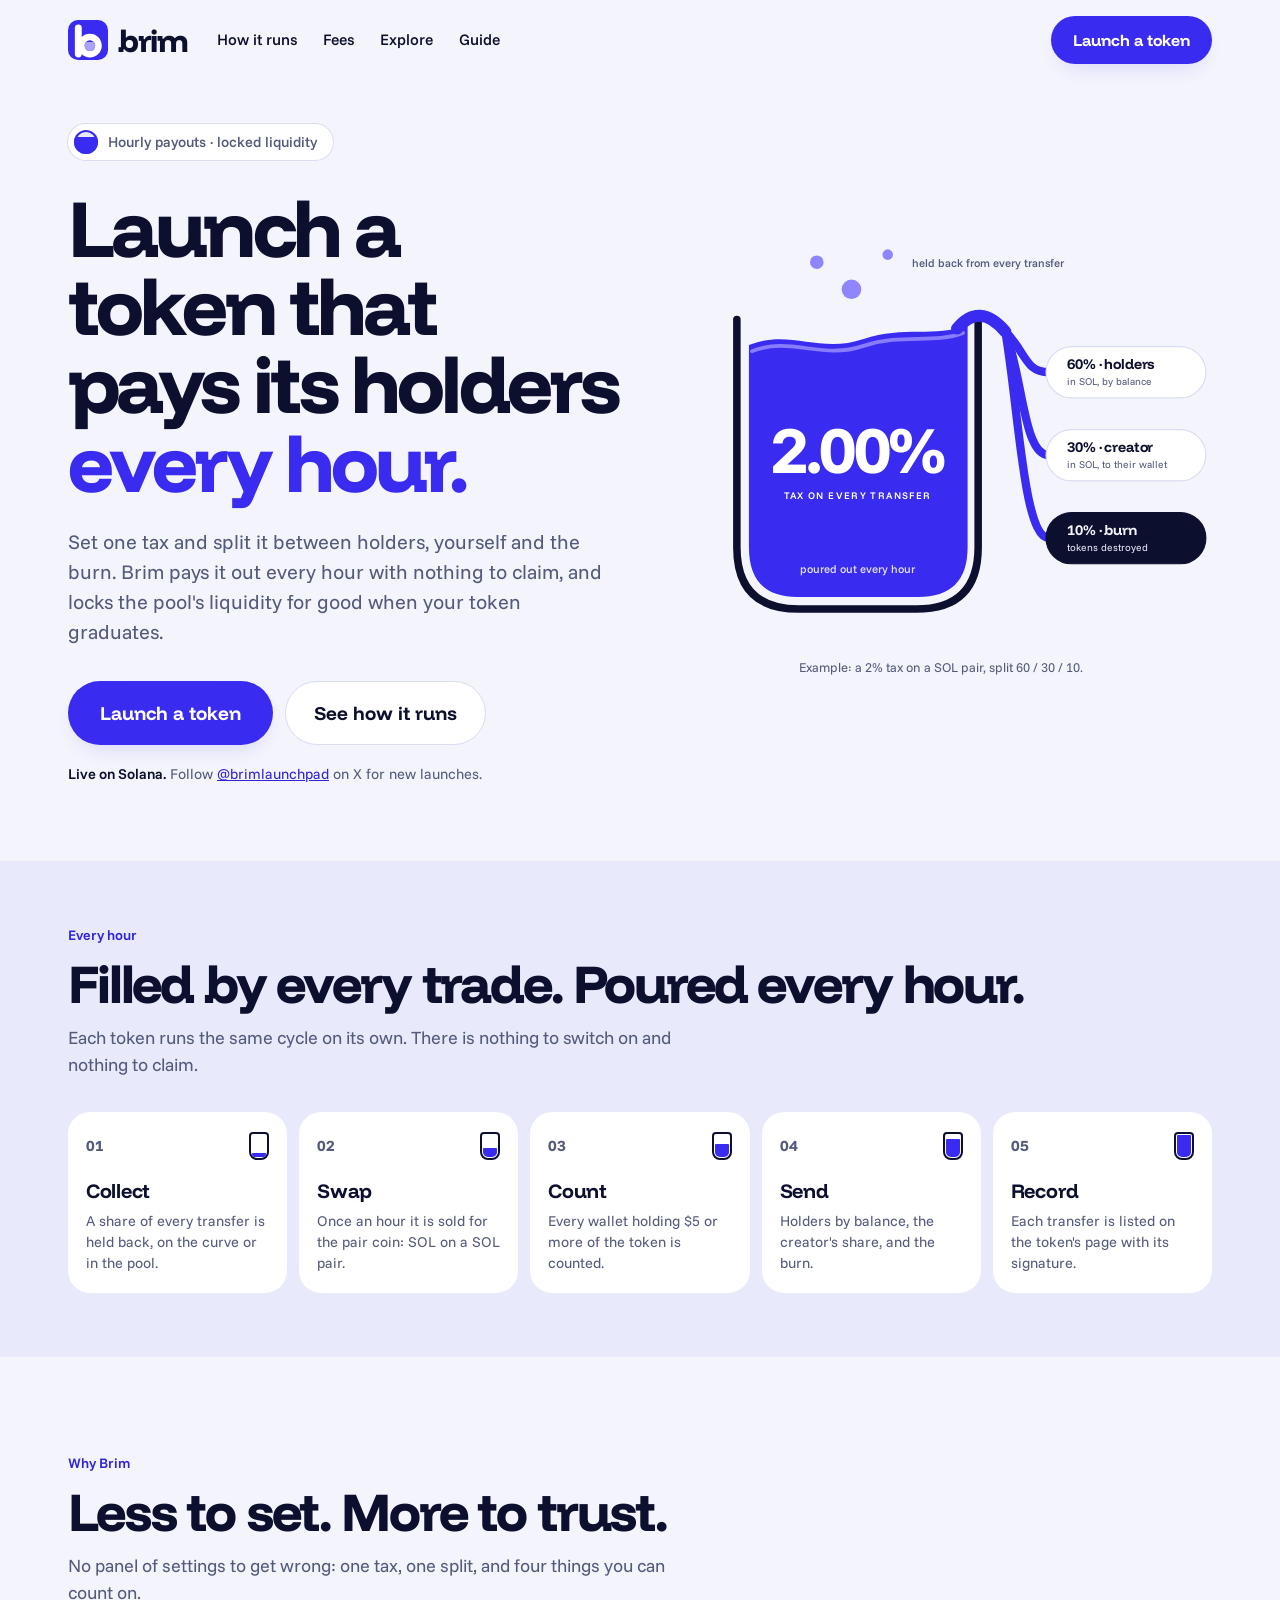
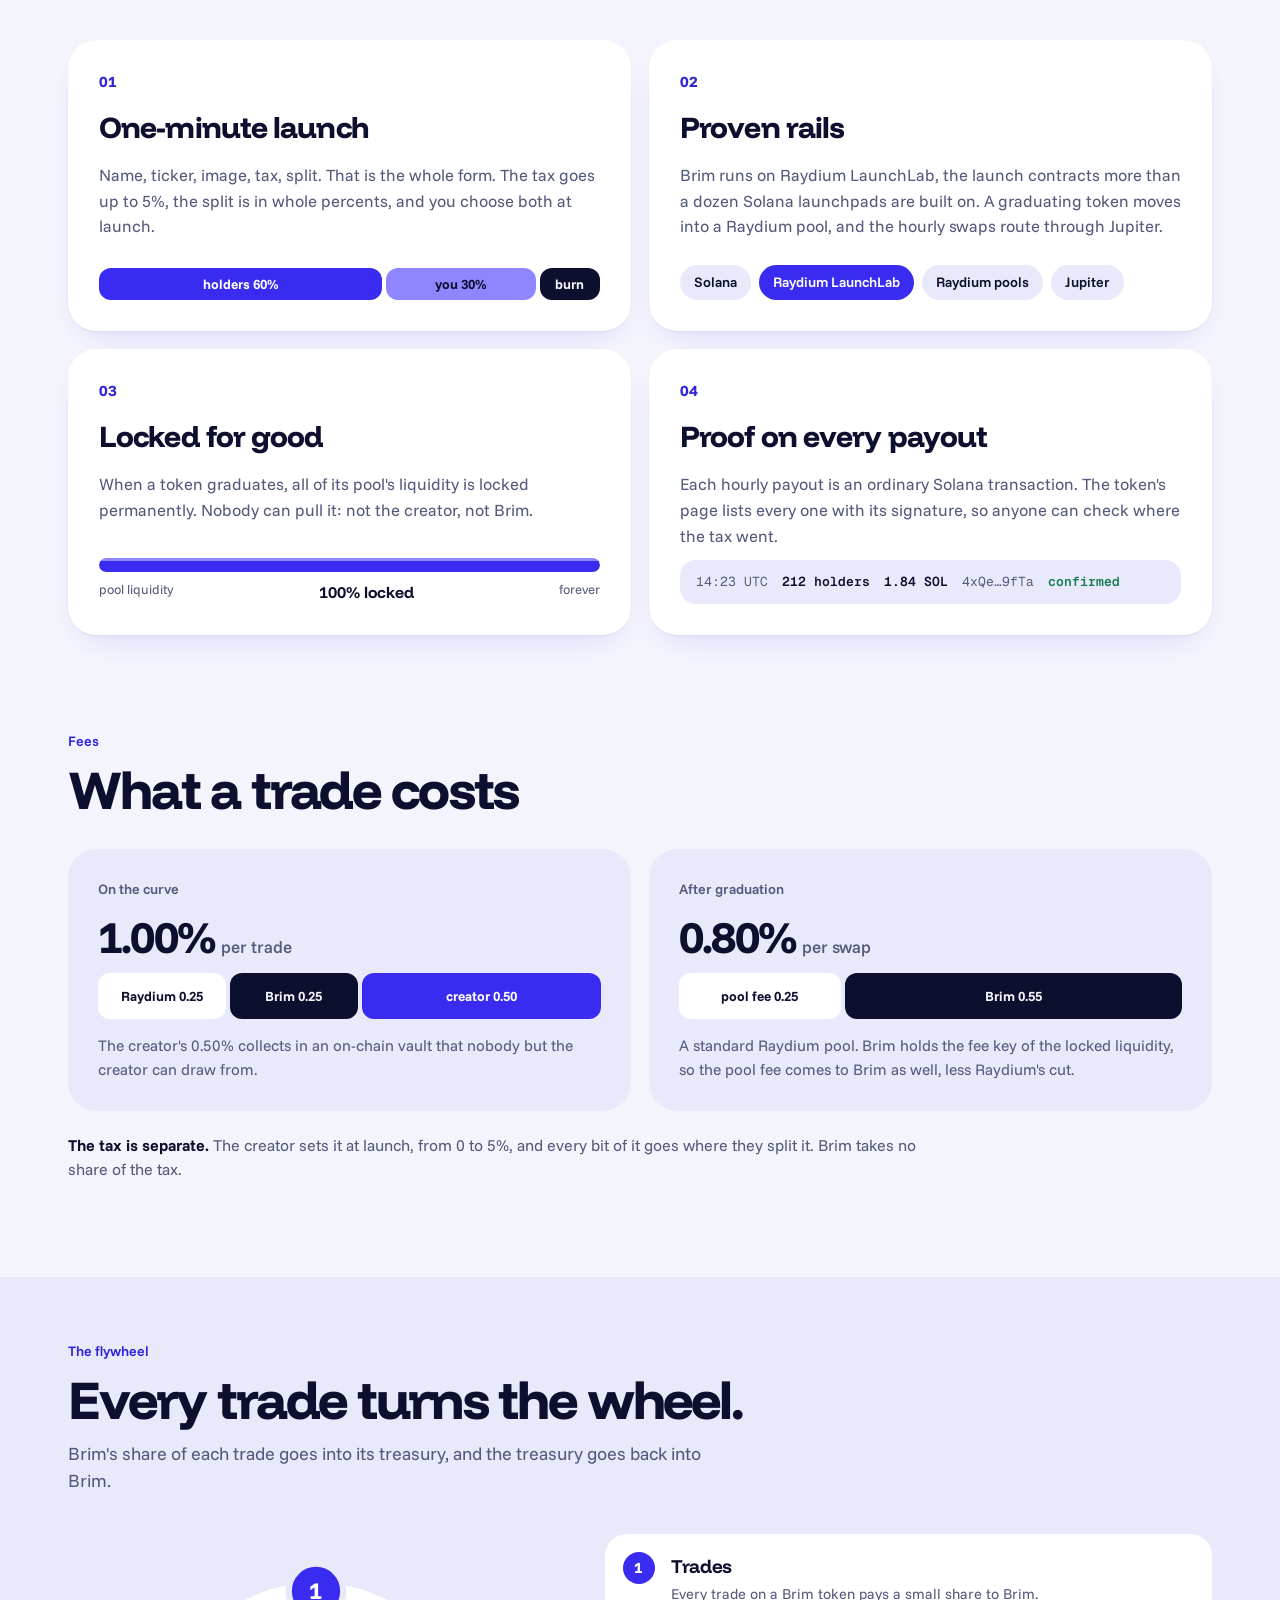
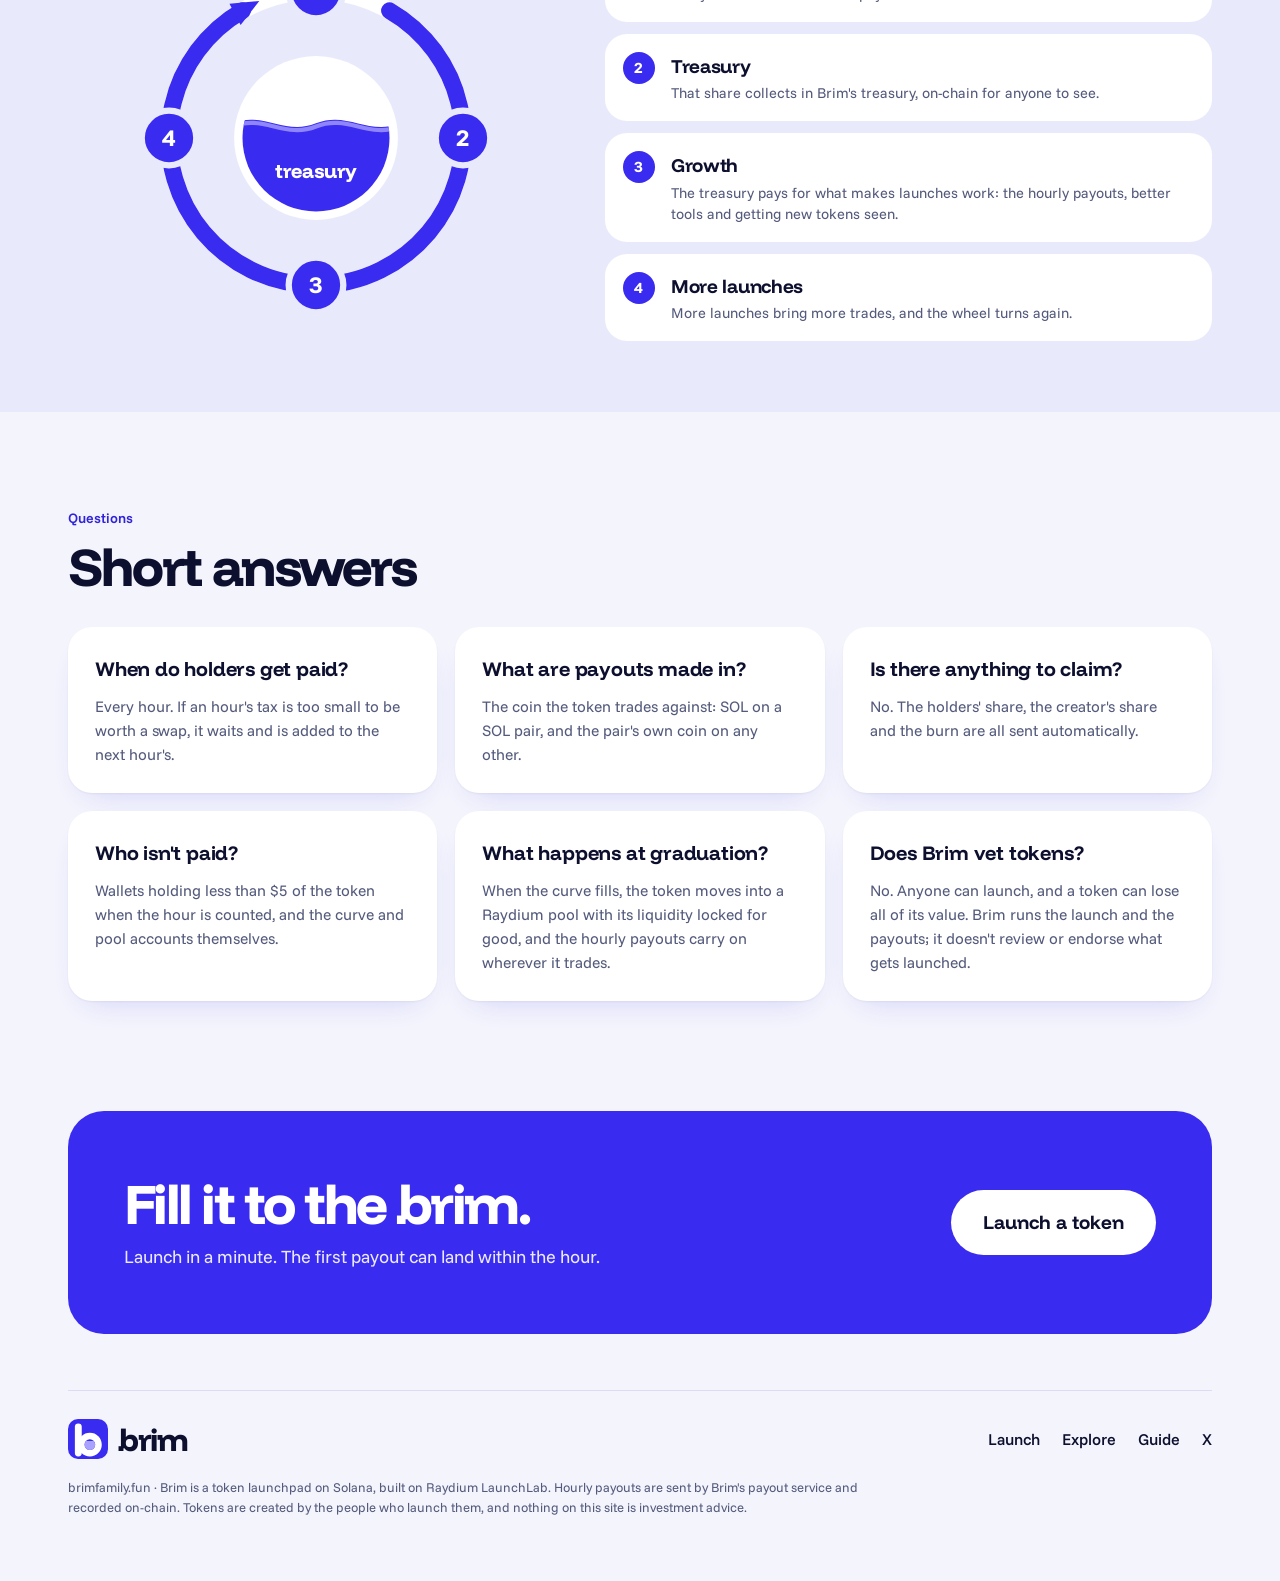
<file: index.html>
<!doctype html>
<html lang="en">
<head>
<meta charset="utf-8">
<meta name="viewport" content="width=device-width, initial-scale=1">
<script>try{var m=localStorage.getItem("brim-mode");if(m==="dark"||m==="light")document.documentElement.dataset.theme=m}catch(e){}</script>
<title>Brim · tokens that pay every hour</title>
<meta name="description" content="Launch a Solana token whose tax pays its holders every hour. Built on Raydium LaunchLab, with the pool's liquidity locked for good at graduation.">
<meta property="og:title" content="Brim · tokens that pay every hour">
<meta property="og:description" content="One tax, split between holders, the creator and the burn, paid out every hour. Built on Raydium LaunchLab.">
<meta property="og:image" content="https://brimfamily.fun/logo.png">
<meta property="og:url" content="https://brimfamily.fun/">
<meta name="twitter:card" content="summary">
<meta name="twitter:site" content="@brimlaunchpad">
<meta name="theme-color" content="#F4F5FC" media="(prefers-color-scheme: light)">
<meta name="theme-color" content="#090A1F" media="(prefers-color-scheme: dark)">
<link rel="icon" href="favicon.svg" type="image/svg+xml">
<link rel="apple-touch-icon" href="apple-touch-icon.png">
<style>
  @font-face { font-family: "Funnel Display"; src: url("fonts/funnel-display-latin-wght-normal.woff2") format("woff2"); font-weight: 300 800; font-style: normal; font-display: swap; }
  @font-face { font-family: "Funnel Sans"; src: url("fonts/funnel-sans-latin-wght-normal.woff2") format("woff2"); font-weight: 300 800; font-style: normal; font-display: swap; }
  @font-face { font-family: "Geist Mono"; src: url("fonts/geist-mono-latin-wght-normal.woff2") format("woff2"); font-weight: 100 900; font-style: normal; font-display: swap; }

  :root { color-scheme: light; --bg: #F4F5FC; --bg2: #E8EAFB; --card: #FFFFFF; --ink: #0D0F2E; --muted: #545A7C; --line: #D9DCF2; --accent: #3A2BF0; --accent2: #2A1CC9; --on-accent: #FFFFFF; --link: #3123D9; --ok: #137A4B;
    --hi: #8F86FF; --glow: rgba(58, 43, 240, .20); --card-line: transparent; --card-shadow: 0 1px 2px rgba(13, 15, 46, .05), 0 14px 34px -16px rgba(58, 43, 240, .20);
    --font-body: "Funnel Sans", system-ui, -apple-system, "Segoe UI", sans-serif; --font-display: "Funnel Display", system-ui, sans-serif; --font-mono: "Geist Mono", ui-monospace, Menlo, Consolas, monospace; }
  :root[data-theme="dark"] { color-scheme: dark; --bg: #090A1F; --bg2: #16183A; --card: #10122D; --ink: #EDEFFF; --muted: #A0A5CC; --line: #262A57; --accent: #7E73FF; --accent2: #9D95FF; --on-accent: #090A1F; --link: #A9A2FF; --ok: #5ED39A; --hi: #B9B3FF; --glow: transparent; --card-line: #262A57; --card-shadow: none; }
  @media (prefers-color-scheme: dark) { :root:not([data-theme="light"]) { color-scheme: dark; --bg: #090A1F; --bg2: #16183A; --card: #10122D; --ink: #EDEFFF; --muted: #A0A5CC; --line: #262A57; --accent: #7E73FF; --accent2: #9D95FF; --on-accent: #090A1F; --link: #A9A2FF; --ok: #5ED39A; --hi: #B9B3FF; --glow: transparent; --card-line: #262A57; --card-shadow: none; } }

  *, *::before, *::after { box-sizing: border-box; }
  body { margin: 0; background: var(--bg); color: var(--ink); font: 16px/1.5 var(--font-body); -webkit-font-smoothing: antialiased; }
  a { color: var(--link); }
  h1, h2, h3 { font-family: var(--font-display); }
  .wrap { max-width: 1200px; margin: 0 auto; padding: 0 28px; }

  .nav { position: sticky; top: 0; z-index: 10; background: color-mix(in srgb, var(--bg) 86%, transparent); backdrop-filter: blur(12px); }
  .navrow { display: flex; align-items: center; gap: 30px; height: 80px; }
  .brand { display: flex; align-items: center; gap: 10px; text-decoration: none; color: var(--ink); flex: none; }
  .brand img { width: 40px; height: 40px; display: block; }
  .brand span { font-family: var(--font-display); font-weight: 800; font-size: 32px; letter-spacing: -.045em; line-height: 1; }
  .links { display: flex; gap: 26px; flex: 1; }
  .links a { color: var(--ink); text-decoration: none; font-weight: 500; font-size: 15.5px; }
  .links a:hover { color: var(--link); }
  .cta { display: inline-flex; align-items: center; gap: 8px; background: var(--accent); color: var(--on-accent); text-decoration: none; font-family: var(--font-display); font-weight: 700; font-size: 16px; padding: 12px 22px; border-radius: 999px; box-shadow: 0 10px 24px -10px var(--glow); white-space: nowrap; }
  .cta:hover { background: var(--accent2); }
  .cta.big { font-size: 19px; padding: 18px 32px; }
  .ghost { display: inline-flex; align-items: center; gap: 8px; color: var(--ink); text-decoration: none; font-family: var(--font-display); font-weight: 700; font-size: 19px; padding: 16px 28px; border-radius: 999px; border: 1.5px solid var(--line); background: var(--card); white-space: nowrap; }
  .ghost:hover { border-color: var(--accent); }

  .hero { display: grid; grid-template-columns: minmax(0, 1.02fr) minmax(0, .98fr); gap: 36px; align-items: center; padding-top: 44px; padding-bottom: 76px; }
  .eyebrow { display: inline-flex; align-items: center; gap: 10px; padding: 6px 16px 6px 6px; border-radius: 999px; background: var(--card); box-shadow: 0 0 0 1px var(--line); font-size: 14.5px; font-weight: 500; color: var(--muted); margin: 0 0 28px; }
  .eyebrow i { width: 24px; height: 24px; border-radius: 50%; background: linear-gradient(to top, var(--accent) 0 70%, var(--bg2) 70%); box-shadow: inset 0 0 0 2px var(--accent); }
  h1 { font-size: clamp(46px, 6.3vw, 88px); line-height: .97; letter-spacing: -.048em; font-weight: 800; margin: 0 0 26px; text-wrap: balance; }
  h1 em { font-style: normal; color: var(--accent); }
  .lede { font-size: 20px; line-height: 1.5; color: var(--muted); max-width: 540px; margin: 0 0 34px; }
  .ctas { display: flex; flex-wrap: wrap; gap: 12px; }
  .soon { margin: 18px 0 0; font-size: 14.5px; color: var(--muted); }
  .soon b { color: var(--ink); font-weight: 600; }
  figure { margin: 0; }
  figure svg { width: 100%; height: auto; display: block; }
  figcaption { font-size: 13px; color: var(--muted); text-align: center; margin-top: 4px; }
  .v-liq { fill: var(--accent); }
  .v-hi { fill: none; stroke: var(--hi); stroke-width: 5; stroke-linecap: round; opacity: .9; }
  .v-wall { fill: none; stroke: var(--ink); stroke-width: 10; stroke-linecap: round; stroke-linejoin: round; }
  .v-pour { fill: none; stroke: var(--accent); stroke-width: 16; stroke-linecap: round; }
  .v-pipe { fill: none; stroke: var(--accent); stroke-width: 11; stroke-linecap: round; }
  .v-drop { fill: var(--hi); }
  .v-note { fill: var(--muted); font-family: var(--font-body); font-size: 15px; font-weight: 500; }
  .v-big { fill: var(--on-accent); font-family: var(--font-display); font-weight: 800; font-size: 86px; letter-spacing: -.04em; text-anchor: middle; }
  .v-sm { fill: var(--on-accent); font-family: var(--font-body); font-weight: 600; font-size: 13px; letter-spacing: .14em; text-anchor: middle; }
  .v-sm2 { fill: var(--on-accent); font-family: var(--font-body); font-weight: 500; font-size: 15px; text-anchor: middle; opacity: .85; }
  .v-chip { fill: var(--card); stroke: var(--line); stroke-width: 1.5; }
  .v-chip.k { fill: var(--ink); stroke: var(--ink); }
  .v-ct { fill: var(--ink); font-family: var(--font-display); font-weight: 700; font-size: 19px; letter-spacing: -.01em; }
  .v-cs { fill: var(--muted); font-family: var(--font-body); font-size: 13.5px; }
  .v-ct.k { fill: var(--bg); }
  .v-cs.k { fill: var(--bg2); }

  .band { background: var(--bg2); padding: 64px 0; }
  .kicker { font-weight: 600; font-size: 14px; color: var(--link); margin: 0 0 10px; }
  h2.sec { font-size: clamp(34px, 4.2vw, 56px); letter-spacing: -.04em; line-height: 1; margin: 0 0 14px; font-weight: 800; }
  .sub { font-size: 18px; color: var(--muted); margin: 0; max-width: 640px; }
  .cycle { list-style: none; margin: 34px 0 0; padding: 0; display: grid; grid-template-columns: repeat(auto-fit, minmax(min(190px, 100%), 1fr)); gap: 12px; }
  .cycle li { background: var(--card); border-radius: 22px; padding: 20px 18px; }
  .cycle .top { display: flex; align-items: center; justify-content: space-between; margin-bottom: 16px; }
  .cycle .n { font-family: var(--font-display); font-weight: 800; font-size: 15px; color: var(--muted); }
  .lvl { display: inline-flex; align-items: flex-end; width: 20px; height: 28px; border-radius: 4px 4px 8px 8px; box-shadow: inset 0 0 0 2px var(--ink); padding: 3px; overflow: hidden; }
  .lvl i { display: block; width: 100%; background: var(--accent); border-radius: 1px 1px 5px 5px; }
  .cycle b { display: block; font-family: var(--font-display); font-size: 20px; font-weight: 700; letter-spacing: -.015em; }
  .cycle small { display: block; color: var(--muted); font-size: 14.5px; margin-top: 4px; line-height: 1.45; }
  .secpad { padding-top: 96px; }
  .secgap { margin-top: 96px; }

  .pillars { display: grid; grid-template-columns: repeat(auto-fit, minmax(min(460px, 100%), 1fr)); gap: 18px; margin-top: 34px; }
  .pillar { background: var(--card); border: 1px solid var(--card-line); border-radius: 28px; padding: 30px; box-shadow: var(--card-shadow); display: flex; flex-direction: column; gap: 12px; }
  .pillar .pn { font-family: var(--font-display); font-weight: 800; font-size: 15px; color: var(--link); }
  .pillar h3 { font-size: 30px; letter-spacing: -.03em; margin: 0; font-weight: 800; }
  .pillar p { margin: 0; font-size: 16.5px; line-height: 1.55; color: var(--muted); }
  .demo { margin-top: auto; padding-top: 14px; }
  .tags { display: flex; flex-wrap: wrap; gap: 8px; }
  .tag { border-radius: 999px; padding: 7px 14px; font-weight: 600; font-size: 14px; background: var(--bg2); color: var(--ink); }
  .tag.on { background: var(--accent); color: var(--on-accent); }
  .meter { height: 14px; border-radius: 999px; background: var(--bg2); box-shadow: inset 0 0 0 1px var(--line); overflow: hidden; }
  .meter i { display: block; height: 100%; border-radius: 999px; background: linear-gradient(180deg, var(--hi) 0 3px, var(--accent) 3px); }
  .meterl { display: flex; justify-content: space-between; font-size: 13px; color: var(--muted); margin-top: 8px; }
  .meterl b { color: var(--ink); font-family: var(--font-display); font-size: 16px; }
  .split { display: flex; gap: 4px; height: 46px; }
  .split span { display: flex; align-items: center; justify-content: center; border-radius: 12px; font-weight: 700; font-size: 13.5px; white-space: nowrap; overflow: hidden; padding: 0 8px; }
  .split .s1 { background: var(--accent); color: var(--on-accent); }
  .split .s2 { background: var(--hi); color: #0D0F2E; }
  .split .s3 { background: var(--ink); color: var(--bg); }
  .rcpt { display: flex; flex-wrap: wrap; gap: 6px 14px; align-items: center; background: var(--bg2); border-radius: 16px; padding: 12px 16px; font-family: var(--font-mono); font-size: 13px; color: var(--muted); }
  .rcpt b { color: var(--ink); font-weight: 600; }
  .rcpt .ok { color: var(--ok); font-weight: 600; }

  .feecards { display: grid; grid-template-columns: repeat(auto-fit, minmax(min(460px, 100%), 1fr)); gap: 18px; margin-top: 34px; }
  .feecard { border-radius: 28px; padding: 30px; background: var(--bg2); display: flex; flex-direction: column; gap: 14px; }
  .feecard .when { font-weight: 600; font-size: 14px; color: var(--muted); margin: 0; }
  .feecard h3 { font-size: 44px; letter-spacing: -.04em; line-height: 1; margin: 0; font-weight: 800; }
  .feecard h3 small { font-family: var(--font-body); font-size: 17px; font-weight: 500; letter-spacing: 0; color: var(--muted); margin-left: 6px; }
  .feecard p { margin: 0; font-size: 15.5px; color: var(--muted); line-height: 1.55; }
  .feecard .split span { background: var(--card); color: var(--ink); }
  .feecard .split .s1 { background: var(--accent); color: var(--on-accent); }
  .feecard .split .s3 { background: var(--ink); color: var(--bg); }
  .taxnote { font-size: 16px; color: var(--muted); margin: 22px 0 0; max-width: 860px; }
  .taxnote b { color: var(--ink); }

  .wheel { display: grid; grid-template-columns: minmax(0, .9fr) minmax(0, 1.1fr); gap: 40px; align-items: center; margin-top: 34px; }
  .wheel figure svg { max-width: 420px; margin: 0 auto; }
  .w-track { fill: none; stroke: var(--card); stroke-width: 16; }
  .w-arc { fill: none; stroke: var(--accent); stroke-width: 16; stroke-linecap: round; }
  .w-head { fill: var(--accent); }
  .w-node { fill: var(--accent); stroke: var(--bg2); stroke-width: 6; }
  .w-num { fill: var(--on-accent); font-family: var(--font-display); font-weight: 800; font-size: 22px; text-anchor: middle; dominant-baseline: central; }
  .w-glass { fill: var(--card); }
  .w-liq { fill: var(--accent); }
  .w-hi { fill: none; stroke: var(--hi); stroke-width: 4; stroke-linecap: round; }
  .w-label { fill: var(--on-accent); font-family: var(--font-display); font-weight: 800; font-size: 19px; text-anchor: middle; letter-spacing: -.01em; }
  .wsteps { list-style: none; margin: 0; padding: 0; display: grid; gap: 12px; counter-reset: w; }
  .wsteps li { position: relative; background: var(--card); border-radius: 22px; padding: 18px 20px 18px 66px; counter-increment: w; }
  .wsteps li::before { content: counter(w); position: absolute; left: 18px; top: 18px; width: 32px; height: 32px; border-radius: 50%; display: flex; align-items: center; justify-content: center; background: var(--accent); color: var(--on-accent); font-family: var(--font-display); font-weight: 800; font-size: 15px; }
  .wsteps b { display: block; font-family: var(--font-display); font-size: 19px; font-weight: 700; letter-spacing: -.015em; }
  .wsteps small { display: block; color: var(--muted); font-size: 14.5px; margin-top: 2px; line-height: 1.45; }
  @media (max-width: 900px) { .wheel { grid-template-columns: minmax(0, 1fr); gap: 24px; } .wheel figure svg { max-width: 300px; } }

  .qa { display: grid; grid-template-columns: repeat(auto-fit, minmax(min(340px, 100%), 1fr)); gap: 18px; margin-top: 34px; }
  .qa article { border-radius: 24px; padding: 26px; background: var(--card); border: 1px solid var(--card-line); box-shadow: var(--card-shadow); }
  .qa h3 { font-size: 20px; margin: 0 0 10px; font-weight: 700; letter-spacing: -.01em; }
  .qa p { margin: 0; font-size: 15.5px; color: var(--muted); line-height: 1.55; }

  .closer { margin-top: 110px; background: var(--accent); color: var(--on-accent); border-radius: 36px; padding: 64px 56px; display: flex; align-items: center; justify-content: space-between; gap: 28px; flex-wrap: wrap; }
  .closer h2 { font-size: clamp(34px, 4.4vw, 60px); letter-spacing: -.045em; line-height: 1; margin: 0 0 12px; font-weight: 800; }
  .closer p { margin: 0; font-size: 18px; opacity: .9; }
  .closer .cta { background: var(--card); color: var(--ink); box-shadow: none; }

  .foot { padding: 56px 0 64px; }
  .footrow { display: flex; align-items: center; gap: 24px; flex-wrap: wrap; border-top: 1.5px solid var(--line); padding-top: 28px; }
  .footrow nav { display: flex; gap: 22px; margin-left: auto; }
  .footrow nav a { color: var(--ink); text-decoration: none; font-weight: 500; }
  .fine { font-size: 13px; color: var(--muted); max-width: 820px; margin: 18px 0 0; line-height: 1.55; }

  @media (max-width: 900px) { .hero { grid-template-columns: minmax(0, 1fr); padding-top: 28px; gap: 20px; } .links { display: none; } .navrow { justify-content: space-between; height: 68px; } }
  @media (max-width: 520px) { .wrap { padding: 0 18px; } .navrow { height: 64px; } .brand span { font-size: 27px; } .brand img { width: 34px; height: 34px; } .cta { font-size: 14px; padding: 10px 16px; } .cta.big { font-size: 17px; padding: 15px 24px; } .ghost { font-size: 17px; padding: 14px 22px; } .lede { font-size: 17px; margin-bottom: 24px; } .eyebrow { font-size: 12.5px; margin-bottom: 20px; } .secpad { padding-top: 72px; } .pillar, .feecard { padding: 24px; } .pillar h3 { font-size: 26px; } .feecard h3 { font-size: 36px; } .closer { padding: 40px 26px; border-radius: 28px; margin-top: 80px; } .footrow nav { margin-left: 0; } }
</style>
</head>
<body>
<header class="nav">
  <div class="wrap navrow">
    <a class="brand" href="/"><img src="favicon.svg" alt=""><span>brim</span></a>
    <nav class="links" aria-label="Site"><a href="#cycle">How it runs</a><a href="#fees">Fees</a><a href="/app/explore/">Explore</a><a href="/docs/">Guide</a></nav>
    <a class="cta" href="/app/launch/">Launch a token</a>
  </div>
</header>

<main>
<section class="wrap hero">
  <div>
    <p class="eyebrow"><i></i>Hourly payouts · locked liquidity</p>
    <h1>Launch a token that pays its holders <em>every hour.</em></h1>
    <p class="lede">Set one tax and split it between holders, yourself and the burn. Brim pays it out every hour with nothing to claim, and locks the pool's liquidity for good when your token graduates.</p>
    <div class="ctas"><a class="cta big" href="/app/launch/">Launch a token</a><a class="ghost" href="#cycle">See how it runs</a></div>
    <p class="soon"><b>Live on Solana.</b> Follow <a href="https://x.com/brimlaunchpad">@brimlaunchpad</a> on X for new launches.</p>
  </div>
  <figure>
    <svg viewBox="0 0 720 560" role="img" aria-label="Example: a 2% tax fills the vessel and pours out to holders, the creator and the burn every hour">
      <circle class="v-drop" cx="196" cy="40" r="9"/><circle class="v-drop" cx="242" cy="76" r="13"/><circle class="v-drop" cx="290" cy="30" r="7"/>
      <text class="v-note" x="322" y="47">held back from every transfer</text>
      <path class="v-liq" d="M106 150C160 128 200 162 258 142C312 124 352 140 396 124V418Q396 484 330 484H170Q106 484 106 418Z"/>
      <path class="v-hi" d="M110 158C162 138 202 170 258 151C310 134 350 149 390 134"/>
      <path class="v-wall" d="M90 116V418Q90 500 172 500H328Q410 500 410 418V116"/>
      <path class="v-pour" d="M382 128Q412 92 446 132"/>
      <path class="v-pipe" d="M446 132C474 160 472 186 504 186"/>
      <path class="v-pipe" d="M446 132C470 196 470 296 504 296"/>
      <path class="v-pipe" d="M446 132C464 236 470 406 504 406"/>
      <text class="v-big" x="250" y="320">2.00%</text>
      <text class="v-sm" x="250" y="354">TAX ON EVERY TRANSFER</text>
      <text class="v-sm2" x="250" y="452">poured out every hour</text>
      <rect class="v-chip" x="500" y="152" width="212" height="68" rx="34"/>
      <text class="v-ct" x="528" y="182">60% · holders</text><text class="v-cs" x="528" y="203">in SOL, by balance</text>
      <rect class="v-chip" x="500" y="262" width="212" height="68" rx="34"/>
      <text class="v-ct" x="528" y="292">30% · creator</text><text class="v-cs" x="528" y="313">in SOL, to their wallet</text>
      <rect class="v-chip k" x="500" y="372" width="212" height="68" rx="34"/>
      <text class="v-ct k" x="528" y="402">10% · burn</text><text class="v-cs k" x="528" y="423">tokens destroyed</text>
    </svg>
    <figcaption>Example: a 2% tax on a SOL pair, split 60 / 30 / 10.</figcaption>
  </figure>
</section>

<section class="band" id="cycle">
  <div class="wrap">
    <p class="kicker">Every hour</p>
    <h2 class="sec">Filled by every trade. Poured every hour.</h2>
    <p class="sub">Each token runs the same cycle on its own. There is nothing to switch on and nothing to claim.</p>
    <ol class="cycle">
      <li><div class="top"><span class="n">01</span><span class="lvl"><i style="height:20%"></i></span></div><b>Collect</b><small>A share of every transfer is held back, on the curve or in the pool.</small></li>
      <li><div class="top"><span class="n">02</span><span class="lvl"><i style="height:40%"></i></span></div><b>Swap</b><small>Once an hour it is sold for the pair coin: SOL on a SOL pair.</small></li>
      <li><div class="top"><span class="n">03</span><span class="lvl"><i style="height:60%"></i></span></div><b>Count</b><small>Every wallet holding $5 or more of the token is counted.</small></li>
      <li><div class="top"><span class="n">04</span><span class="lvl"><i style="height:80%"></i></span></div><b>Send</b><small>Holders by balance, the creator's share, and the burn.</small></li>
      <li><div class="top"><span class="n">05</span><span class="lvl"><i style="height:100%"></i></span></div><b>Record</b><small>Each transfer is listed on the token's page with its signature.</small></li>
    </ol>
  </div>
</section>

<section class="wrap secpad" id="why">
  <p class="kicker">Why Brim</p>
  <h2 class="sec">Less to set. More to trust.</h2>
  <p class="sub">No panel of settings to get wrong: one tax, one split, and four things you can count on.</p>
  <div class="pillars">
    <article class="pillar"><span class="pn">01</span><h3>One-minute launch</h3>
      <p>Name, ticker, image, tax, split. That is the whole form. The tax goes up to 5%, the split is in whole percents, and you choose both at launch.</p>
      <div class="demo split"><span class="s1" style="flex:60">holders 60%</span><span class="s2" style="flex:30">you 30%</span><span class="s3" style="flex:10">burn</span></div></article>
    <article class="pillar"><span class="pn">02</span><h3>Proven rails</h3>
      <p>Brim runs on Raydium LaunchLab, the launch contracts more than a dozen Solana launchpads are built on. A graduating token moves into a Raydium pool, and the hourly swaps route through Jupiter.</p>
      <div class="demo tags"><span class="tag">Solana</span><span class="tag on">Raydium LaunchLab</span><span class="tag">Raydium pools</span><span class="tag">Jupiter</span></div></article>
    <article class="pillar"><span class="pn">03</span><h3>Locked for good</h3>
      <p>When a token graduates, all of its pool's liquidity is locked permanently. Nobody can pull it: not the creator, not Brim.</p>
      <div class="demo"><div class="meter"><i style="width:100%"></i></div><div class="meterl"><span>pool liquidity</span><b>100% locked</b><span>forever</span></div></div></article>
    <article class="pillar"><span class="pn">04</span><h3>Proof on every payout</h3>
      <p>Each hourly payout is an ordinary Solana transaction. The token's page lists every one with its signature, so anyone can check where the tax went.</p>
      <div class="demo rcpt"><span>14:23 UTC</span><b>212 holders</b><b>1.84 SOL</b><span>4xQe…9fTa</span><span class="ok">confirmed</span></div></article>
  </div>
</section>

<section class="wrap secpad" id="fees">
  <p class="kicker">Fees</p>
  <h2 class="sec">What a trade costs</h2>
  <div class="feecards">
    <article class="feecard"><p class="when">On the curve</p><h3>1.00%<small>per trade</small></h3>
      <div class="split"><span style="flex:25">Raydium 0.25</span><span class="s3" style="flex:25">Brim 0.25</span><span class="s1" style="flex:50">creator 0.50</span></div>
      <p>The creator's 0.50% collects in an on-chain vault that nobody but the creator can draw from.</p></article>
    <article class="feecard"><p class="when">After graduation</p><h3>0.80%<small>per swap</small></h3>
      <div class="split"><span style="flex:25">pool fee 0.25</span><span class="s3" style="flex:55">Brim 0.55</span></div>
      <p>A standard Raydium pool. Brim holds the fee key of the locked liquidity, so the pool fee comes to Brim as well, less Raydium's cut.</p></article>
  </div>
  <p class="taxnote"><b>The tax is separate.</b> The creator sets it at launch, from 0 to 5%, and every bit of it goes where they split it. Brim takes no share of the tax.</p>
</section>

<section class="band secgap" id="flywheel">
  <div class="wrap">
    <p class="kicker">The flywheel</p>
    <h2 class="sec">Every trade turns the wheel.</h2>
    <p class="sub">Brim's share of each trade goes into its treasury, and the treasury goes back into Brim.</p>
    <div class="wheel">
      <figure>
        <svg viewBox="0 0 400 400" role="img" aria-label="A loop: trades fill the treasury, the treasury funds growth, growth brings more launches, and more launches bring more trades">
          <defs><clipPath id="w-clip"><circle cx="200" cy="200" r="70"/></clipPath></defs>
          <circle class="w-track" cx="200" cy="200" r="140"/>
          <path class="w-arc" d="M270 78.76A140 140 0 1 1 130 78.76"/>
          <path class="w-head" d="M146 69.5L128.2 92.4L117.6 72.2Z"/>
          <circle class="w-glass" cx="200" cy="200" r="78"/>
          <g clip-path="url(#w-clip)">
            <path class="w-liq" d="M120 186C150 174 170 198 200 186C230 174 250 198 280 186V290H120Z"/>
            <path class="w-hi" d="M120 189C150 177 170 201 200 189C230 177 250 201 280 189"/>
          </g>
          <text class="w-label" x="200" y="238">treasury</text>
          <circle class="w-node" cx="200" cy="60" r="26"/><text class="w-num" x="200" y="60">1</text>
          <circle class="w-node" cx="340" cy="200" r="26"/><text class="w-num" x="340" y="200">2</text>
          <circle class="w-node" cx="200" cy="340" r="26"/><text class="w-num" x="200" y="340">3</text>
          <circle class="w-node" cx="60" cy="200" r="26"/><text class="w-num" x="60" y="200">4</text>
        </svg>
      </figure>
      <ol class="wsteps">
        <li><b>Trades</b><small>Every trade on a Brim token pays a small share to Brim.</small></li>
        <li><b>Treasury</b><small>That share collects in Brim's treasury, on-chain for anyone to see.</small></li>
        <li><b>Growth</b><small>The treasury pays for what makes launches work: the hourly payouts, better tools and getting new tokens seen.</small></li>
        <li><b>More launches</b><small>More launches bring more trades, and the wheel turns again.</small></li>
      </ol>
    </div>
  </div>
</section>

<section class="wrap secpad" id="questions">
  <p class="kicker">Questions</p>
  <h2 class="sec">Short answers</h2>
  <div class="qa">
    <article><h3>When do holders get paid?</h3><p>Every hour. If an hour's tax is too small to be worth a swap, it waits and is added to the next hour's.</p></article>
    <article><h3>What are payouts made in?</h3><p>The coin the token trades against: SOL on a SOL pair, and the pair's own coin on any other.</p></article>
    <article><h3>Is there anything to claim?</h3><p>No. The holders' share, the creator's share and the burn are all sent automatically.</p></article>
    <article><h3>Who isn't paid?</h3><p>Wallets holding less than $5 of the token when the hour is counted, and the curve and pool accounts themselves.</p></article>
    <article><h3>What happens at graduation?</h3><p>When the curve fills, the token moves into a Raydium pool with its liquidity locked for good, and the hourly payouts carry on wherever it trades.</p></article>
    <article><h3>Does Brim vet tokens?</h3><p>No. Anyone can launch, and a token can lose all of its value. Brim runs the launch and the payouts; it doesn't review or endorse what gets launched.</p></article>
  </div>
</section>

<section class="wrap">
  <div class="closer"><div><h2>Fill it to the brim.</h2><p>Launch in a minute. The first payout can land within the hour.</p></div><a class="cta big" href="/app/launch/">Launch a token</a></div>
</section>
</main>

<footer class="foot">
  <div class="wrap">
    <div class="footrow">
      <a class="brand" href="/"><img src="favicon.svg" alt=""><span>brim</span></a>
      <nav aria-label="Footer"><a href="/app/launch/">Launch</a><a href="/app/explore/">Explore</a><a href="/docs/">Guide</a><a href="https://x.com/brimlaunchpad">X</a></nav>
    </div>
    <p class="fine">brimfamily.fun · Brim is a token launchpad on Solana, built on Raydium LaunchLab. Hourly payouts are sent by Brim's payout service and recorded on-chain. Tokens are created by the people who launch them, and nothing on this site is investment advice.</p>
  </div>
</footer>
</body>
</html>
</file>
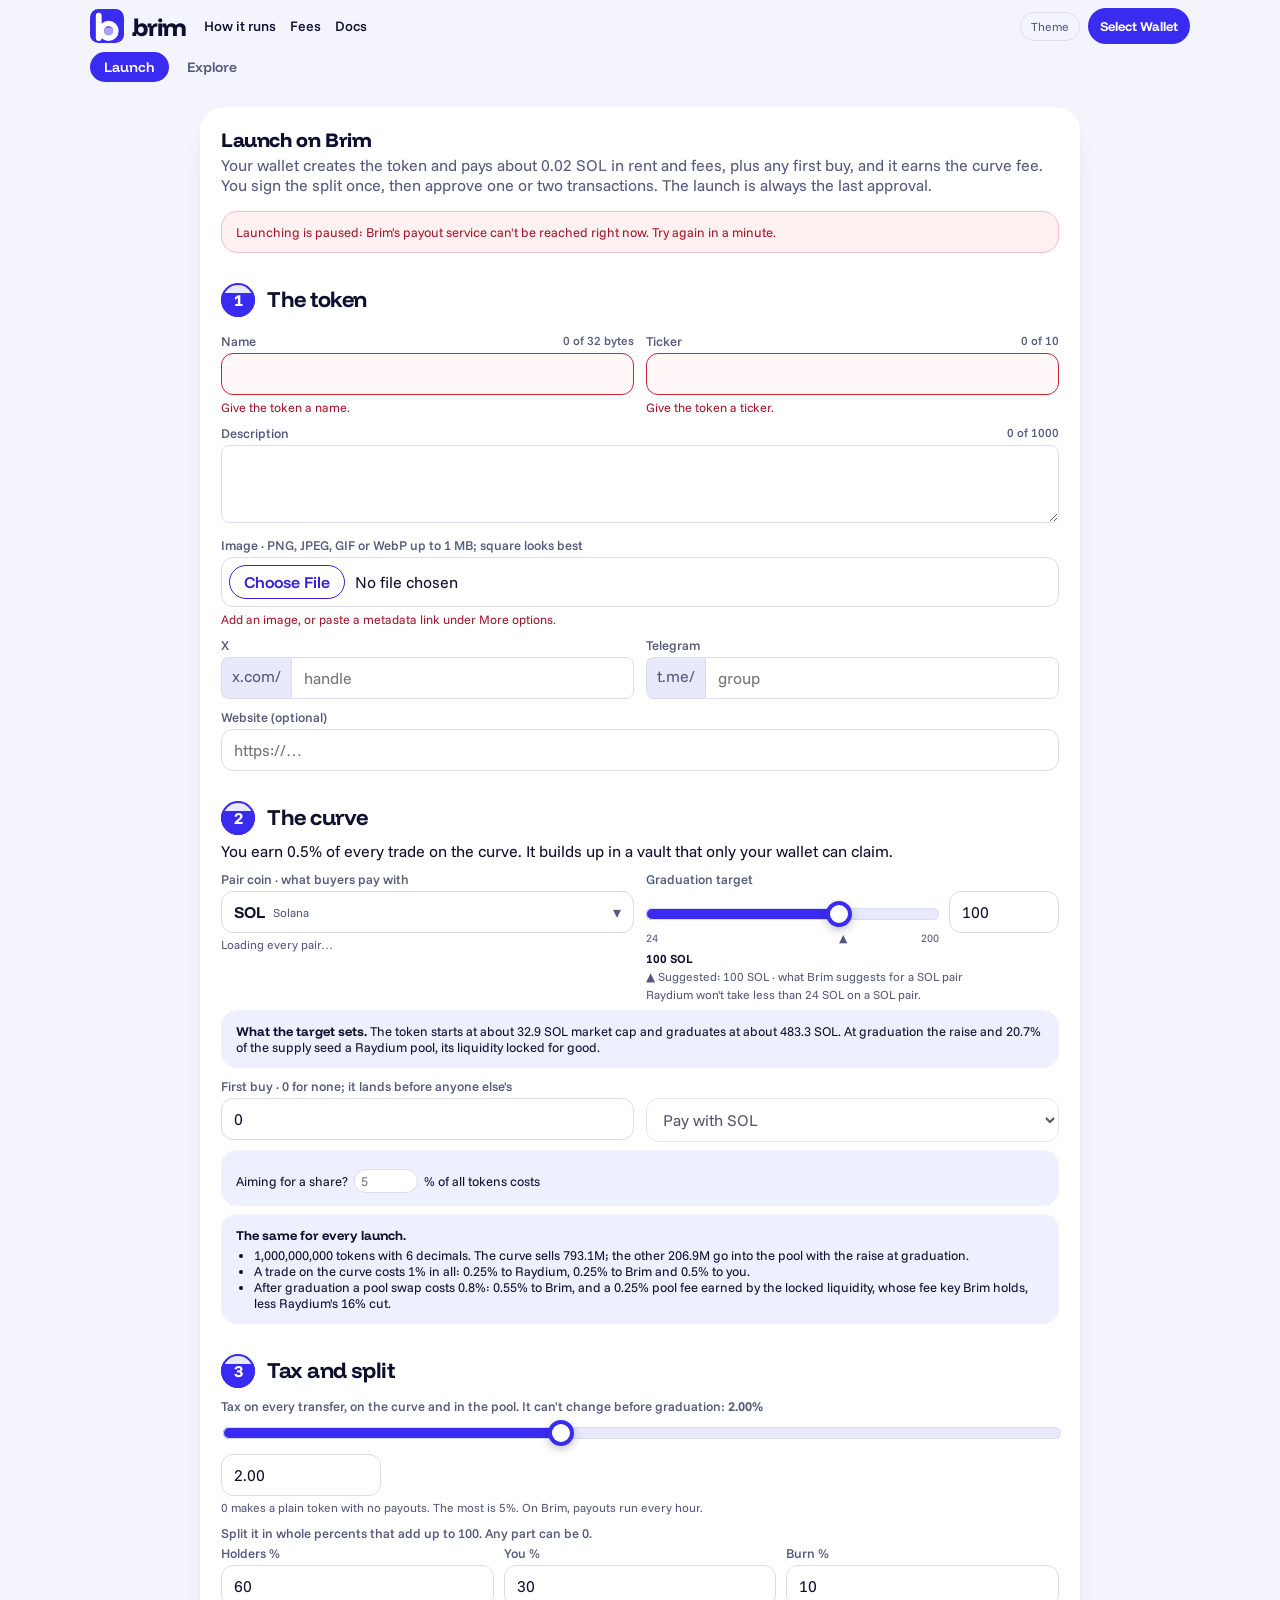
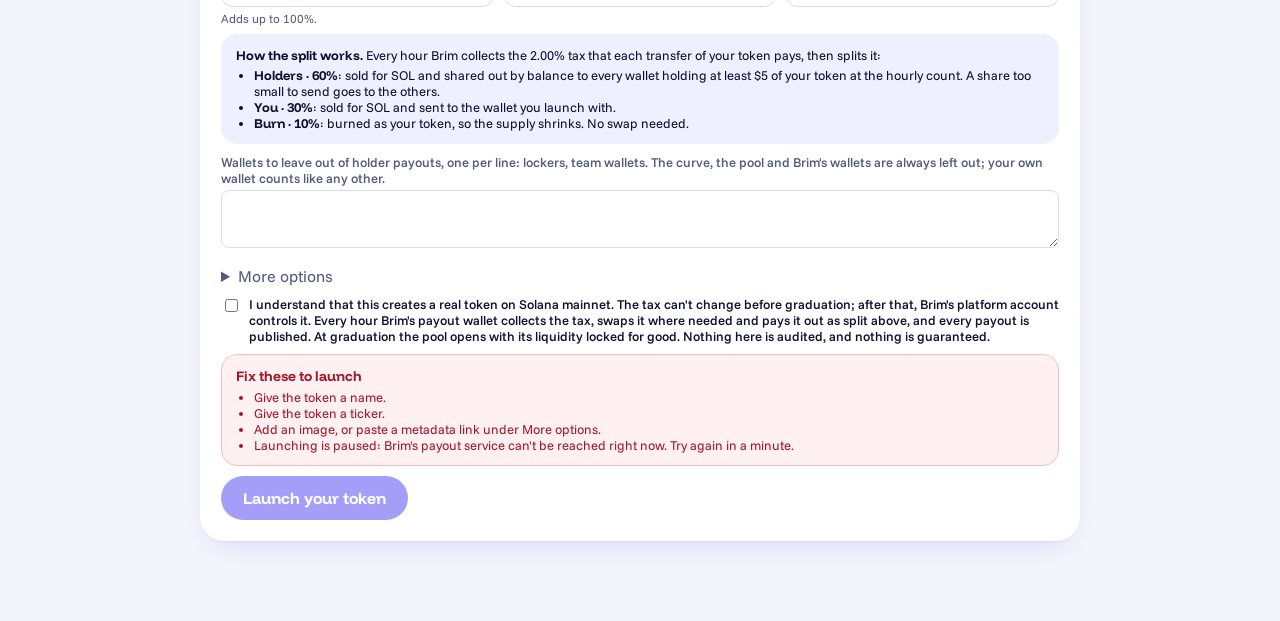
<file: app/index.html>
<!doctype html>
<html lang="en">
  <head>
    <meta charset="UTF-8" />
    <meta name="viewport" content="width=device-width, initial-scale=1" />
    <meta http-equiv="Content-Security-Policy" content="base-uri 'none'; form-action 'none'; object-src 'none'" />
    <script>(function(root){var mode;try{mode=localStorage.getItem("brim-mode")}catch(_){}if(mode=="light"||mode=="dark")root.setAttribute("data-mode",mode)})(document.documentElement)</script>
    <script>(function(w){if(w.self===w.top)return;document.documentElement.style.display="none";try{w.top.location.replace(w.location.href)}catch(_){}})(window)</script>
    <title>Brim · Launch</title>
    <link rel="icon" href="favicon.svg" type="image/svg+xml" />
    <style>:root{--bg:#f4f5fc;--bg2:#e8eafb;--card:#fff;--ink:#0d0f2e;--muted:#545a7c;--line:#d9dcf2;--accent:#3a2bf0;--accent2:#2a1cc9;--on-accent:#fff;--link:#3123d9;--warn:#8a5300;--warn-bg:#fff5e0;--warn-line:#f2d08f;--note-bg:#eef0ff;--note-line:#cdd2ff;--err-bg:#fff0f1;--err-line:#f5bec4;--err-ink:#a1182c;--bad-bg:#fff7f8;--ok:#137a4b;--up:#0f7f4e;--down:#c8243b;--hi:#8f86ff;--glow:#3a2bf033;--card-line:transparent;--card-shadow:0 1px 2px #0d0f2e0d, 0 14px 34px -16px #3a2bf033;--font-body:"Funnel Sans Variable", "Funnel Sans", system-ui, -apple-system, "Segoe UI", sans-serif;--font-display:"Funnel Display Variable", "Funnel Display", system-ui, sans-serif;--font-mono:"Geist Mono Variable", "Geist Mono", ui-monospace, Menlo, Consolas, monospace}:root[data-mode=dark]{--bg:#090a1f;--bg2:#16183a;--card:#10122d;--ink:#edefff;--muted:#a0a5cc;--line:#262a57;--accent:#7e73ff;--accent2:#9d95ff;--on-accent:#090a1f;--link:#a9a2ff;--warn:#f4bc4f;--warn-bg:#2c220c;--warn-line:#5e4a1a;--note-bg:#161a44;--note-line:#2b3170;--err-bg:#3a1420;--err-line:#6e2335;--err-ink:#ffb3c0;--bad-bg:#3a1420;--ok:#5ed39a;--up:#4cd38f;--down:#ff6b7f;--hi:#b9b3ff;--glow:transparent;--card-line:#262a57;--card-shadow:none}@media (prefers-color-scheme:dark){:root:not([data-mode=light]){--bg:#090a1f;--bg2:#16183a;--card:#10122d;--ink:#edefff;--muted:#a0a5cc;--line:#262a57;--accent:#7e73ff;--accent2:#9d95ff;--on-accent:#090a1f;--link:#a9a2ff;--warn:#f4bc4f;--warn-bg:#2c220c;--warn-line:#5e4a1a;--note-bg:#161a44;--note-line:#2b3170;--err-bg:#3a1420;--err-line:#6e2335;--err-ink:#ffb3c0;--bad-bg:#3a1420;--ok:#5ed39a;--up:#4cd38f;--down:#ff6b7f;--hi:#b9b3ff;--glow:transparent;--card-line:#262a57;--card-shadow:none}}body{font-family:var(--font-body);background:var(--bg);color:var(--ink);-webkit-font-smoothing:antialiased;margin:0}main{max-width:55rem;margin:0 auto;padding:0 1rem 4rem}h2,h3{font-family:var(--font-display);letter-spacing:-.02em;line-height:1.15}h2{font-weight:800}.bm-top{z-index:5;background:color-mix(in srgb, var(--bg) 86%, transparent);-webkit-backdrop-filter:blur(12px);backdrop-filter:blur(12px);border-bottom:1px solid #0000;width:100vw;margin:0 0 1rem calc(50% - 50vw);position:sticky;top:0}.bm-top .bm-top-in{max-width:68.75rem;margin:0 auto;padding:.5rem 1rem 0}.bm-top .bm-top-row{flex-wrap:wrap;align-items:center;gap:1.125rem;display:flex}.bm-top .bm-logo{color:var(--ink);font-family:var(--font-display);letter-spacing:-.045em;text-transform:lowercase;flex:none;align-items:center;gap:.5rem;font-size:1.5625rem;font-weight:800;text-decoration:none;display:flex}.bm-top .bm-logo img{width:2.125rem;height:2.125rem}.bm-top nav.bm-links{flex-wrap:wrap;flex:1;gap:.875rem;min-width:0;display:flex}.bm-top nav.bm-links a{color:var(--ink);white-space:nowrap;font-size:.875rem;font-weight:500;text-decoration:none}.bm-top nav.bm-links a:hover{color:var(--link)}.bm-top .bm-top-end{flex:none;align-items:center;gap:.5rem;margin-left:auto;display:flex}.bm-top .bm-mode{border:1.5px solid var(--line);font:inherit;color:var(--muted);cursor:pointer;background:0 0;border-radius:999px;padding:.375rem .625rem;font-size:.75rem}.bm-top .wallet-adapter-button{gap:.375rem;height:2.25rem!important;padding:0 .75rem!important;font-size:.8125rem!important;line-height:2.25rem!important}.bm-top .wallet-adapter-button-start-icon,.bm-top .wallet-adapter-button-start-icon img{width:1.125rem!important;height:1.125rem!important}.bm-top .bm-tabs{scrollbar-width:none;gap:.25rem;padding:.5rem 0;display:flex;overflow-x:auto}.bm-top .bm-tabs a{white-space:nowrap;color:var(--muted);font-family:var(--font-display);background:0 0;border-radius:999px;padding:.375rem .875rem;font-size:.875rem;font-weight:600;text-decoration:none}.bm-top .bm-tabs a:hover{color:var(--ink)}.bm-top .bm-tabs a.bm-on{background:var(--accent);color:var(--on-accent)}@media (max-width:45em){.bm-top .bm-top-row{gap:.5rem .75rem}.bm-top .bm-logo{order:1}.bm-top .bm-top-end{order:2}.bm-top nav.bm-links{flex-basis:100%;order:3;gap:.625rem}.bm-top nav.bm-links a{font-size:.8125rem}}a{color:var(--link)}.bm-dim{color:var(--muted)}.bm-panel{background:var(--card);border:1px solid var(--card-line);box-shadow:var(--card-shadow);border-radius:1.5rem;margin:1rem 0;padding:1.25rem}label{color:var(--muted);margin:.625rem 0 .25rem;font-size:.8125rem;font-weight:500;display:block}input,select,textarea{box-sizing:border-box;border:1.5px solid var(--line);width:100%;font:inherit;background:var(--card);color:var(--ink);--lightningcss-light:initial;--lightningcss-dark: ;color-scheme:light dark;border-radius:.75rem;padding:.625rem .75rem}@media (prefers-color-scheme:dark){input,select,textarea{--lightningcss-light: ;--lightningcss-dark:initial}}input:focus,select:focus,textarea:focus{outline:3px solid color-mix(in srgb, var(--accent) 28%, transparent);outline-offset:0;border-color:var(--accent)}input[type=range]{appearance:none;--v:0%;background:0 0;border:0;height:1.625rem;padding:0}input[type=range]:focus{outline:none}input[type=range]::-webkit-slider-runnable-track{background:linear-gradient(90deg, var(--accent) var(--v), var(--bg2) var(--v));height:.75rem;box-shadow:inset 0 0 0 1px var(--line);border-radius:999px}input[type=range]::-webkit-slider-thumb{-webkit-appearance:none;background:var(--card);border:4px solid var(--accent);border-radius:50%;width:1.625rem;height:1.625rem;margin-top:-.4375rem;box-shadow:0 3px 8px #0d0f2e40}input[type=range]:focus-visible::-webkit-slider-thumb{outline:3px solid color-mix(in srgb, var(--accent) 35%, transparent)}input[type=range]::-moz-range-track{background:var(--bg2);border-radius:999px;height:.75rem}input[type=range]::-moz-range-progress{background:var(--accent);border-radius:999px;height:.75rem}input[type=range]::-moz-range-thumb{background:var(--card);border:4px solid var(--accent);border-radius:50%;width:1.125rem;height:1.125rem}input[type=file]{padding:.4375rem}input[type=file]::file-selector-button{border:1.5px solid var(--link);color:var(--link);font:inherit;font-family:var(--font-display);cursor:pointer;background:0 0;border-radius:999px;margin-right:.625rem;padding:.375rem .875rem;font-weight:600}button.bm-btn{background:var(--accent);color:var(--on-accent);font:inherit;font-family:var(--font-display);cursor:pointer;box-shadow:0 10px 24px -10px var(--glow);border:0;border-radius:999px;padding:.75rem 1.375rem;font-weight:700}button.bm-btn:hover{background:var(--accent2)}button.bm-btn:disabled{opacity:.45;cursor:default;box-shadow:none;background:var(--accent)}pre{background:var(--bg2);white-space:pre-wrap;word-break:break-all;border-radius:.875rem;padding:.75rem .875rem;font-size:.78125rem;overflow-x:auto}.bm-stats{grid-template-columns:repeat(3,1fr);gap:.625rem;display:grid}.bm-stat{background:var(--bg2);border-radius:1rem;padding:.75rem .875rem}.bm-stat b{color:var(--ink);font-family:var(--font-display);letter-spacing:-.01em;font-size:1.3125rem;font-weight:700;display:block}.bm-stat span{color:var(--muted);font-size:.75rem}@media (max-width:37.5em){.bm-stats{grid-template-columns:repeat(2,1fr)}}.bm-trade{grid-template-columns:minmax(0,1fr) 23.75rem;align-items:start;gap:1rem;display:grid}.bm-swap{background:#0f1113;border-radius:1.125rem;width:100%;overflow:hidden}@media (max-width:53.75em){.bm-trade{grid-template-columns:1fr}}.bm-meter{background:var(--bg2);height:.75rem;box-shadow:inset 0 0 0 1px var(--line);border-radius:999px;overflow:hidden}.bm-meter i{background:linear-gradient(180deg, var(--hi) 0 3px, var(--accent) 3px);border-radius:999px;height:100%;display:block}.bm-sec{margin-top:1.875rem}.bm-sec h3{align-items:center;gap:.75rem;margin:0 0 .375rem;font-size:1.375rem;display:flex}.bm-sec h3 .bm-sec-n{background:linear-gradient(to top, var(--accent) 0 72%, var(--bg2) 72%);width:2.125rem;height:2.125rem;box-shadow:inset 0 0 0 2px var(--accent);color:var(--on-accent);border-radius:999px;justify-content:center;align-items:center;font-size:1rem;font-weight:800;display:inline-flex}.bm-box{background:var(--note-bg);border:1px solid #0000;border-radius:1rem;margin:.5rem 0;padding:.75rem .875rem;font-size:.8125rem}.bm-box b{font-family:var(--font-display)}.bm-box.bm-box-warn{background:var(--warn-bg)}.bm-alert{background:var(--err-bg);border:1px solid var(--err-line);color:var(--err-ink);border-radius:1rem;margin:.625rem 0;padding:.75rem .875rem;font-size:.8125rem}.bm-alert h4,.bm-todo h4{font-family:var(--font-display);margin:0 0 .25rem;font-size:.875rem}.bm-todo{background:var(--bg2);border-radius:1rem;margin:.625rem 0;padding:.75rem .875rem;font-size:.8125rem}input.bm-invalid,select.bm-invalid,textarea.bm-invalid{border-color:var(--down);background:var(--bad-bg)}.bm-field-err{color:var(--err-ink);margin:.25rem 0 0;font-size:.78125rem}.bm-counter{float:right;color:var(--muted);font-size:.75rem}textarea{resize:vertical}button.bm-btn-line{color:var(--link);border:1.5px solid var(--link);font:inherit;font-family:var(--font-display);cursor:pointer;background:0 0;border-radius:999px;padding:.375rem .75rem;font-weight:600}button.bm-btn-line:disabled{color:var(--muted);border-color:var(--line);cursor:default;border-style:dashed}.bm-actions{flex-wrap:wrap;align-items:center;gap:.625rem;margin:.75rem 0;display:flex}ol.bm-progress{margin:.875rem 0 .25rem;padding:0;list-style:none}ol.bm-progress li{border-top:1px solid var(--line);align-items:flex-start;gap:.625rem;padding:.5rem 0;display:flex}ol.bm-progress li:first-child{border-top:0}ol.bm-progress .bm-progress-mark{background:var(--bg2);width:1.375rem;height:1.375rem;color:var(--muted);border-radius:999px;flex:none;justify-content:center;align-items:center;margin-top:1px;font-size:.8125rem;font-weight:700;display:inline-flex}ol.bm-progress li.bm-is-doing .bm-progress-mark{background:var(--accent);color:var(--on-accent);animation:1.2s ease-in-out infinite bm-pulse}ol.bm-progress li.bm-is-done .bm-progress-mark{background:var(--ok);color:var(--card)}ol.bm-progress li.bm-is-failed .bm-progress-mark{background:var(--down);color:var(--card)}ol.bm-progress li.bm-is-skipped,ol.bm-progress li.bm-is-todo{color:var(--muted)}ol.bm-progress b{font-family:var(--font-display);font-size:.9375rem;font-weight:600}ol.bm-progress small{color:var(--muted);margin-top:1px;font-size:.78125rem;display:block}ol.bm-progress li.bm-is-doing small{color:var(--ink)}ol.bm-progress li.bm-is-failed small{color:var(--err-ink)}@keyframes bm-pulse{0%,to{transform:scale(1)}50%{transform:scale(1.15)}}.bm-live{border:2px solid var(--accent)}.bm-live,ol.bm-progress{scroll-margin:6.25rem 0 1rem}.bm-live h3{margin:0 0 .5rem;font-size:1.25rem}details.bm-log{margin-top:.625rem}details.bm-log summary{cursor:pointer;font-size:.8125rem}.bm-ca{flex-wrap:wrap;align-items:center;gap:.5rem;margin:.5rem 0 .375rem;display:flex}.bm-ca-tag{font-family:var(--font-display);background:var(--accent);color:var(--on-accent);border-radius:999px;padding:.1875rem .6875rem;font-size:.875rem;font-weight:700}.bm-ca-addr{word-break:break-all;background:var(--bg2);color:var(--ink);-webkit-user-select:all;user-select:all;border-radius:.75rem;padding:.3125rem .5625rem;font-size:.9375rem;font-weight:500}button.bm-copy{border:1.5px solid var(--line);background:var(--card);color:var(--ink);cursor:pointer;font:inherit;border-radius:999px;align-items:center;gap:.3125rem;padding:.3125rem .625rem;font-size:.75rem;display:inline-flex}button.bm-copy svg{width:.9375rem;height:.9375rem}.bm-chart{position:relative}.bm-chart-bar{flex-wrap:wrap;align-items:center;gap:.375rem .875rem;margin:0 0 .375rem;display:flex}.bm-chart-bar .bm-chips{margin:0}.bm-chart-canvas{border:1px solid var(--line);background:var(--card);border-radius:1rem;height:28.75rem;overflow:hidden}@media (max-width:37.5em){.bm-chart-canvas{height:20rem}}.bm-chart-note{text-align:center;color:var(--muted);pointer-events:none;justify-content:center;align-items:center;padding:1.5rem;font-size:.875rem;line-height:1.5;display:flex;position:absolute;inset:2.5rem 0 0}.bm-chart-note b{color:var(--ink);font-family:var(--font-display);font-size:1.125rem}.bm-chart-area{position:relative}.bm-chart-legend{color:var(--muted);pointer-events:none;z-index:3;flex-wrap:wrap;gap:.25rem .75rem;font-size:.75rem;display:flex;position:absolute;top:.5rem;left:.625rem;right:4.375rem}.bm-chart-legend b{color:var(--ink);font-family:var(--font-display);font-size:.8125rem}.bm-chart-legend i{color:var(--ink);font-variant-numeric:tabular-nums;font-style:normal}a.bm-cta{font-family:var(--font-display);border-radius:999px;font-weight:700;text-decoration:none;display:inline-block}a.bm-cta.bm-cta-solid{background:var(--accent);color:var(--on-accent);box-shadow:0 10px 24px -10px var(--glow);padding:.8125rem 1.375rem;font-size:1.125rem}a.bm-cta.bm-cta-line{color:var(--link);border:1.5px solid var(--link);padding:.5rem .875rem;font-size:.875rem;font-weight:600}.bm-tag{background:var(--bg2);color:var(--muted);vertical-align:middle;border-radius:999px;padding:2px .5rem;font-size:.75rem;font-weight:600;display:inline-block}.bm-grid{grid-template-columns:minmax(0,1fr);gap:.75rem;margin-top:.75rem;display:grid}@media (min-width:47.5em){.bm-grid{grid-template-columns:minmax(0,1fr) minmax(0,1fr)}}a.bm-item{border:1px solid var(--card-line);background:var(--card);min-width:0;color:var(--ink);box-shadow:var(--card-shadow);border-radius:1.5rem;gap:.875rem;padding:.875rem;text-decoration:none;transition:transform .12s,box-shadow .12s,border-color .12s;display:flex}a.bm-item:hover{box-shadow:0 18px 40px -18px var(--glow);border-color:var(--accent);transform:translateY(-2px)}.bm-item-pic{background:var(--bg2);border-radius:1.25rem;flex:none;justify-content:center;align-items:center;width:5.75rem;height:5.75rem;display:flex;overflow:hidden}.bm-item-pic img{object-fit:cover;width:100%;height:100%;display:block}.bm-item-initials{font-family:var(--font-display);color:var(--muted);letter-spacing:.02em;font-size:1.5rem;font-weight:800}.bm-item-body{flex-direction:column;flex:1;gap:.25rem;min-width:0;display:flex}.bm-item-head{flex-wrap:wrap;align-items:center;gap:.5rem;display:flex}.bm-item-head b{font-family:var(--font-display);letter-spacing:-.01em;text-overflow:ellipsis;white-space:nowrap;min-width:0;max-width:100%;font-size:1.1875rem;line-height:1.2;overflow:hidden}.bm-item-head .bm-tag{background:var(--bg2);color:var(--link)}.bm-item-meta{color:var(--muted);flex-wrap:wrap;align-items:center;gap:.375rem;font-size:.8125rem;display:flex}.bm-item-meta img{border-radius:50%;width:1rem;height:1rem}.bm-item-meta span{white-space:nowrap}.bm-item-meta span+span:before{content:"·";color:var(--muted);margin-right:.375rem}.bm-item-nums{color:var(--muted);flex-wrap:wrap;gap:1.125rem;margin-top:.375rem;font-size:.75rem;display:flex}.bm-item-nums b{color:var(--ink);font-family:var(--font-display);font-size:1.0625rem;font-weight:700;line-height:1.1;display:block}a.bm-item .bm-meter{height:.375rem;margin-top:.375rem}a.bm-item .bm-meter i{background:linear-gradient(180deg, var(--hi) 0 2px, var(--accent) 2px)}@media (max-width:30em){.bm-item-pic{border-radius:1rem;width:4rem;height:4rem}.bm-item-initials{font-size:1.125rem}}.bm-cols{grid-template-columns:1fr 1fr;gap:.75rem;display:grid}.bm-pick{position:relative}.bm-pick-field{box-sizing:border-box;border:1.5px solid var(--line);background:var(--card);width:100%;color:var(--ink);font:inherit;text-align:left;cursor:pointer;border-radius:.75rem;align-items:center;gap:.5rem;min-height:2.625rem;padding:.5625rem .75rem;display:flex}.bm-pick-field img,.bm-pick-row img,.bm-pick-blank{background:var(--bg2);object-fit:cover;border-radius:50%;flex:none;width:1.375rem;height:1.375rem}.bm-pick-field b,.bm-pick-row .bm-pick-text b{font-family:var(--font-display);white-space:nowrap}.bm-pick-field small,.bm-pick-row small{color:var(--muted);text-overflow:ellipsis;white-space:nowrap;min-width:0;font-size:.75rem;overflow:hidden}.bm-pick-field .bm-pick-caret{color:var(--muted);margin-left:auto}.bm-pick-panel{z-index:20;background:var(--card);border:1px solid var(--line);border-radius:1rem;margin-top:.375rem;padding:.5rem;position:absolute;left:0;right:0;box-shadow:0 18px 44px -14px #0d0f2e47}.bm-pick-panel input{margin-bottom:.375rem}.bm-chips{flex-wrap:wrap;gap:.375rem;margin:2px 0 .5rem;display:flex}.bm-chip{border:1.5px solid var(--line);color:var(--muted);font:inherit;cursor:pointer;background:0 0;border-radius:999px;padding:.3125rem .75rem;font-size:.75rem;font-weight:600}.bm-chip.bm-on{background:var(--accent);color:var(--on-accent);border-color:var(--accent)}.bm-pick-list{max-height:18.75rem;overflow:auto}.bm-pick-row{box-sizing:border-box;width:100%;color:var(--ink);font:inherit;text-align:left;cursor:pointer;background:0 0;border:0;border-radius:.625rem;align-items:center;gap:.5rem;padding:.375rem .5rem;display:flex}.bm-pick-row:hover{background:var(--bg2)}.bm-pick-row .bm-pick-text{flex-direction:column;min-width:0;display:flex}.bm-pick-row .bm-pick-side{color:var(--muted);white-space:nowrap;margin-left:auto;font-size:.75rem}.bm-pick-check{color:var(--accent2);margin-left:.25rem;font-size:.75rem;font-style:normal}@media (max-width:37.5em){.bm-cols{grid-template-columns:1fr}}code{font-family:var(--font-mono);font-size:.78125rem}.wallet-adapter-button{font-family:var(--font-display)!important;background:var(--accent)!important;color:var(--on-accent)!important;border-radius:999px!important;font-weight:700!important}</style>
    <script type="module" crossorigin src="/app/x/CQ9VQu3W.js"></script>
    <link rel="stylesheet" crossorigin href="/app/x/C54Z85mI.css">
  </head>
  <body>
    <div id="bm-root"></div>
    <script src="https://plugin.jup.ag/plugin-v1.js" data-preload defer></script>
  </body>
</html>
</file>
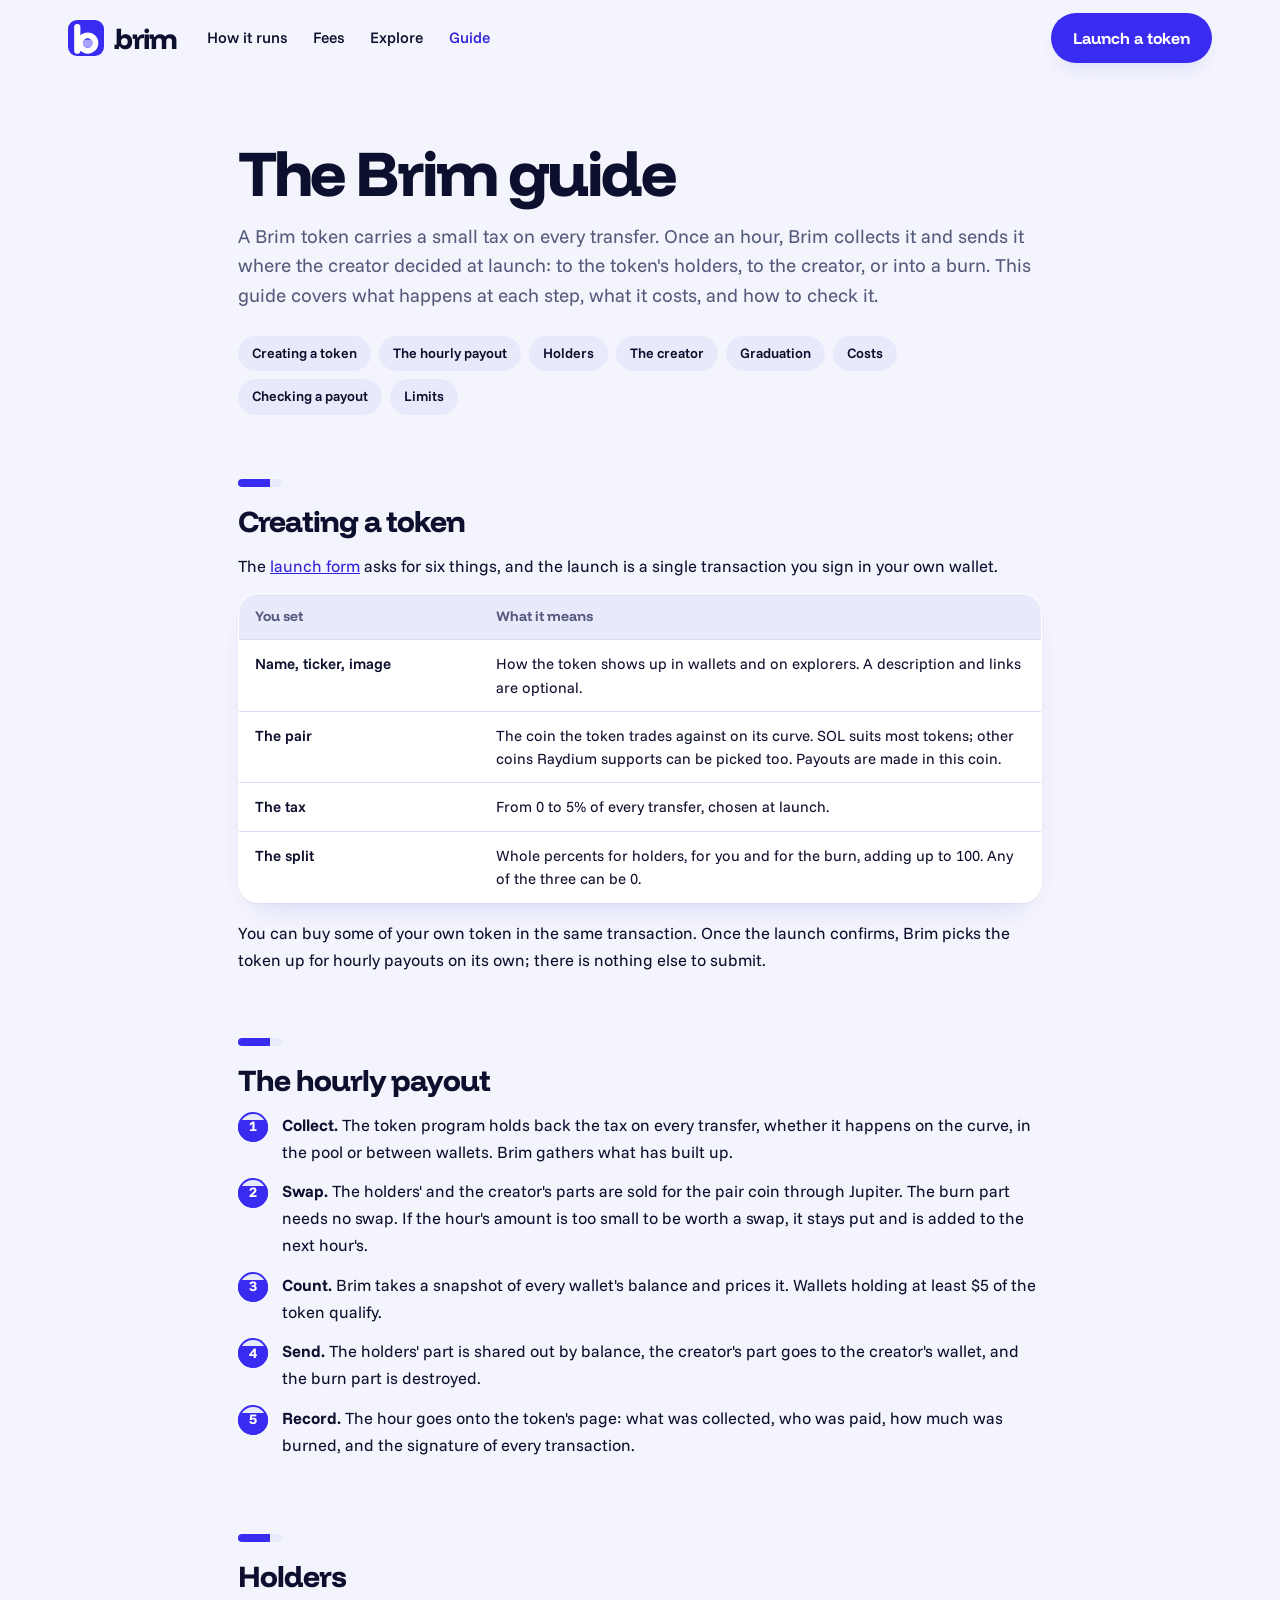
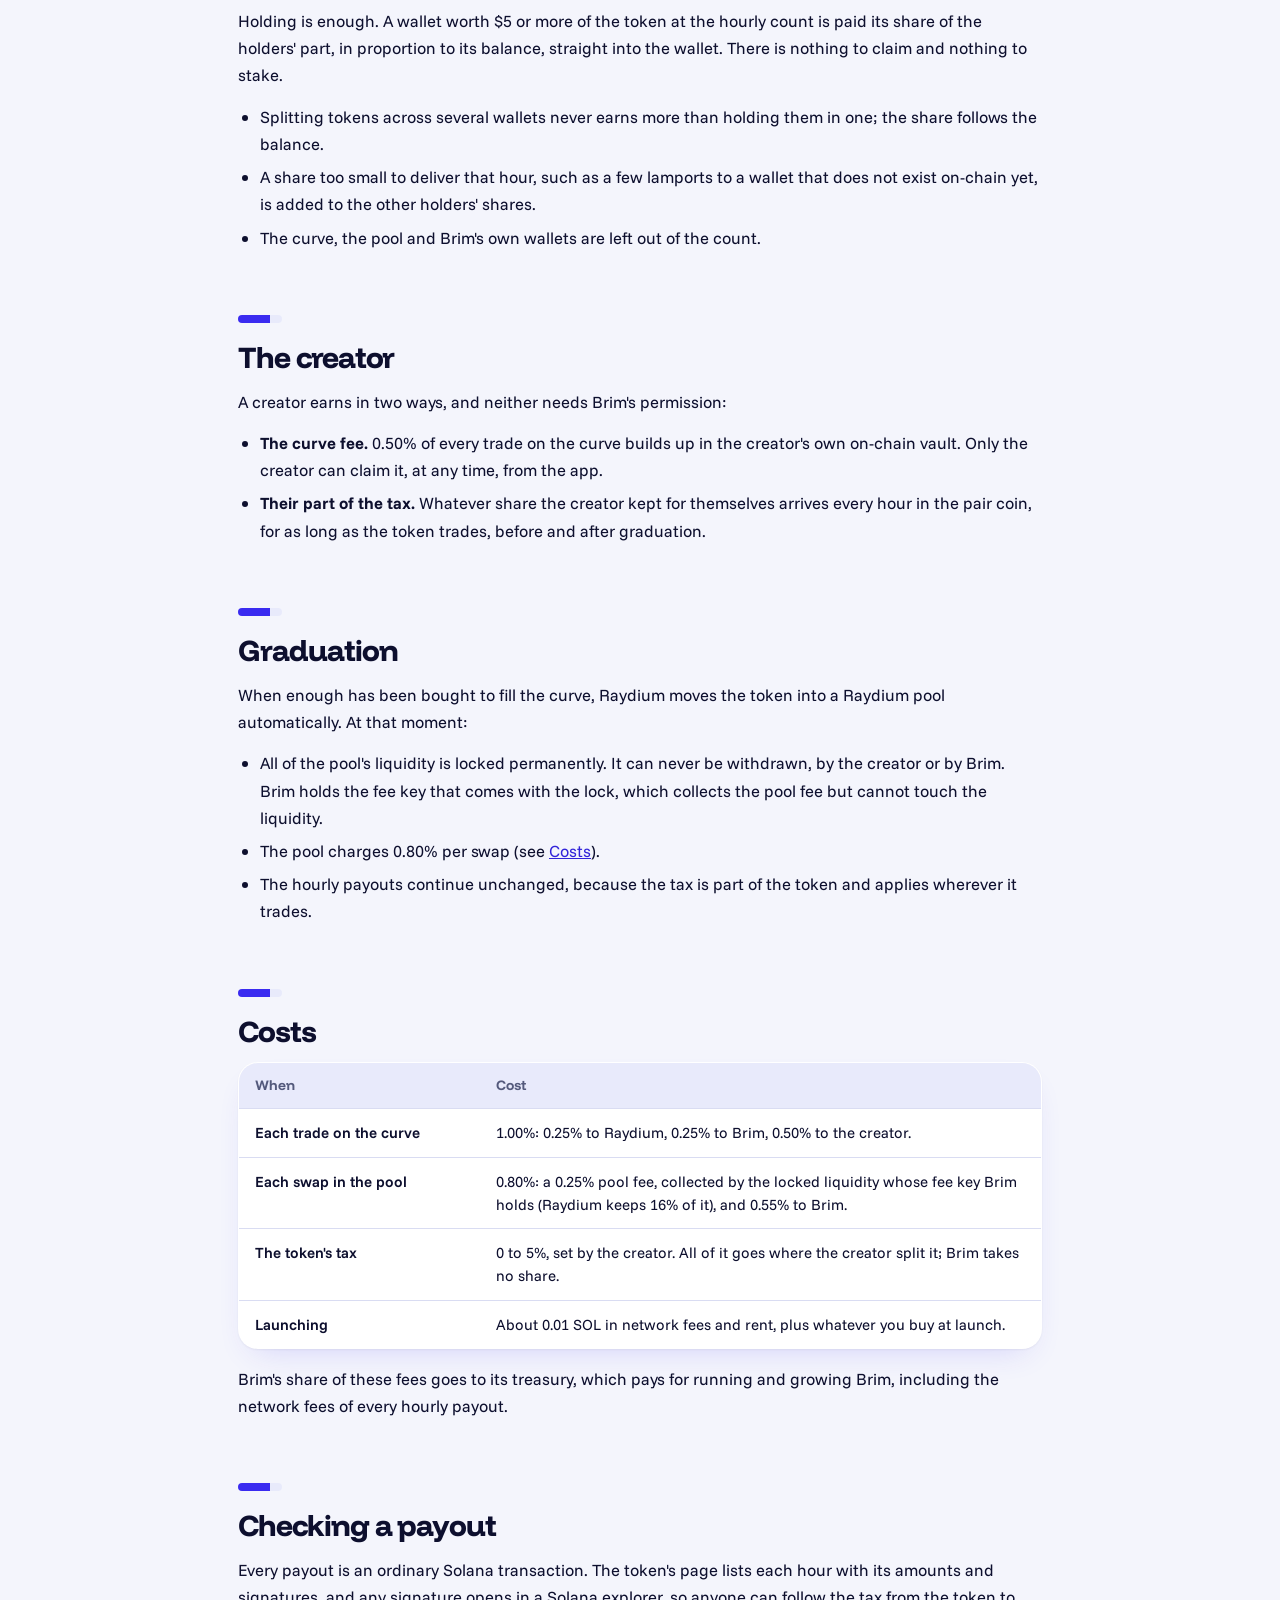
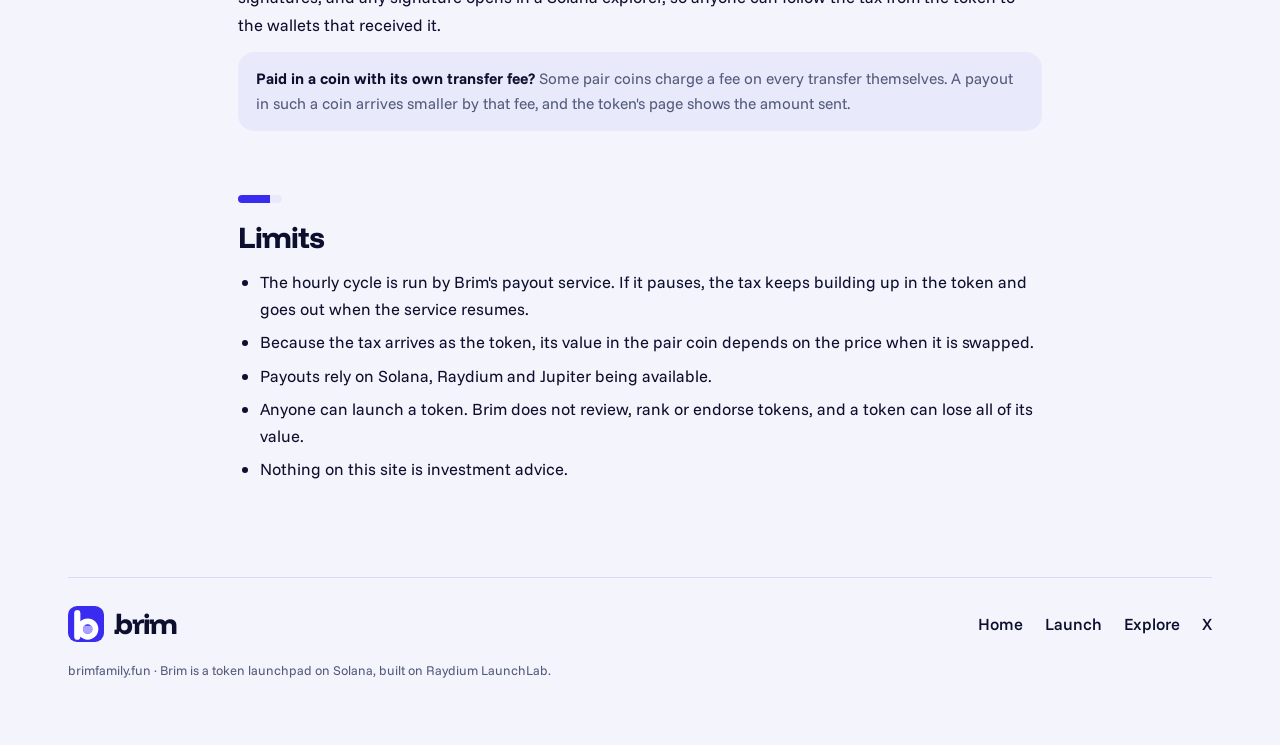
<file: docs/index.html>
<!doctype html>
<html lang="en">
<head>
<meta charset="utf-8">
<meta name="viewport" content="width=device-width, initial-scale=1">
<script>try{var m=localStorage.getItem("brim-mode");if(m==="dark"||m==="light")document.documentElement.dataset.theme=m}catch(e){}</script>
<title>The Brim guide</title>
<meta name="description" content="The Brim guide: creating a token, the hourly payout, holders, the creator, graduation, costs and how to check a payout.">
<meta property="og:title" content="The Brim guide">
<meta property="og:description" content="How a Brim token pays its holders every hour, what it costs, and how to check every payout.">
<meta property="og:image" content="https://brimfamily.fun/logo.png">
<meta property="og:url" content="https://brimfamily.fun/docs/">
<meta name="twitter:card" content="summary">
<meta name="twitter:site" content="@brimlaunchpad">
<meta name="theme-color" content="#F4F5FC" media="(prefers-color-scheme: light)">
<meta name="theme-color" content="#090A1F" media="(prefers-color-scheme: dark)">
<link rel="icon" href="../favicon.svg" type="image/svg+xml">
<link rel="apple-touch-icon" href="../apple-touch-icon.png">
<style>
  @font-face { font-family: "Funnel Display"; src: url("../fonts/funnel-display-latin-wght-normal.woff2") format("woff2"); font-weight: 300 800; font-style: normal; font-display: swap; }
  @font-face { font-family: "Funnel Sans"; src: url("../fonts/funnel-sans-latin-wght-normal.woff2") format("woff2"); font-weight: 300 800; font-style: normal; font-display: swap; }
  @font-face { font-family: "Geist Mono"; src: url("../fonts/geist-mono-latin-wght-normal.woff2") format("woff2"); font-weight: 100 900; font-style: normal; font-display: swap; }

  :root { color-scheme: light; --bg: #F4F5FC; --bg2: #E8EAFB; --card: #FFFFFF; --ink: #0D0F2E; --muted: #545A7C; --line: #D9DCF2; --accent: #3A2BF0; --accent2: #2A1CC9; --on-accent: #FFFFFF; --link: #3123D9; --ok: #137A4B;
    --hi: #8F86FF; --glow: rgba(58, 43, 240, .20); --card-line: transparent; --card-shadow: 0 1px 2px rgba(13, 15, 46, .05), 0 14px 34px -16px rgba(58, 43, 240, .20);
    --font-body: "Funnel Sans", system-ui, -apple-system, "Segoe UI", sans-serif; --font-display: "Funnel Display", system-ui, sans-serif; --font-mono: "Geist Mono", ui-monospace, Menlo, Consolas, monospace; }
  :root[data-theme="dark"] { color-scheme: dark; --bg: #090A1F; --bg2: #16183A; --card: #10122D; --ink: #EDEFFF; --muted: #A0A5CC; --line: #262A57; --accent: #7E73FF; --accent2: #9D95FF; --on-accent: #090A1F; --link: #A9A2FF; --ok: #5ED39A; --hi: #B9B3FF; --glow: transparent; --card-line: #262A57; --card-shadow: none; }
  @media (prefers-color-scheme: dark) { :root:not([data-theme="light"]) { color-scheme: dark; --bg: #090A1F; --bg2: #16183A; --card: #10122D; --ink: #EDEFFF; --muted: #A0A5CC; --line: #262A57; --accent: #7E73FF; --accent2: #9D95FF; --on-accent: #090A1F; --link: #A9A2FF; --ok: #5ED39A; --hi: #B9B3FF; --glow: transparent; --card-line: #262A57; --card-shadow: none; } }

  *, *::before, *::after { box-sizing: border-box; }
  body { margin: 0; background: var(--bg); color: var(--ink); font: 16.5px/1.65 var(--font-body); -webkit-font-smoothing: antialiased; }
  a { color: var(--link); }
  .wrap { max-width: 1200px; margin: 0 auto; padding: 0 28px; }
  .nav { position: sticky; top: 0; z-index: 10; background: color-mix(in srgb, var(--bg) 86%, transparent); backdrop-filter: blur(12px); }
  .navrow { display: flex; align-items: center; gap: 30px; height: 76px; }
  .brand { display: flex; align-items: center; gap: 10px; text-decoration: none; color: var(--ink); flex: none; }
  .brand img { width: 36px; height: 36px; display: block; }
  .brand span { font-family: var(--font-display); font-weight: 800; font-size: 29px; letter-spacing: -.045em; line-height: 1; }
  .links { display: flex; gap: 26px; flex: 1; }
  .links a { color: var(--ink); text-decoration: none; font-weight: 500; font-size: 15.5px; }
  .links a[aria-current] { color: var(--link); }
  .cta { display: inline-flex; align-items: center; background: var(--accent); color: var(--on-accent); text-decoration: none; font-family: var(--font-display); font-weight: 700; font-size: 16px; padding: 12px 22px; border-radius: 999px; box-shadow: 0 10px 24px -10px var(--glow); white-space: nowrap; }
  .cta:hover { background: var(--accent2); }
  main { max-width: 860px; margin: 0 auto; padding: 24px 28px 40px; }
  h1, h2 { font-family: var(--font-display); font-weight: 800; }
  h1 { font-size: clamp(40px, 5.4vw, 64px); line-height: 1; letter-spacing: -.045em; margin: 40px 0 18px; }
  h1 + p { font-size: 19px; line-height: 1.55; color: var(--muted); }
  .toc { display: flex; flex-wrap: wrap; gap: 8px; margin: 26px 0 8px; }
  .toc a { text-decoration: none; color: var(--ink); background: var(--bg2); border-radius: 999px; padding: 6px 14px; font-size: 14px; font-weight: 600; }
  .toc a:hover { background: var(--accent); color: var(--on-accent); }
  h2 { font-size: 30px; letter-spacing: -.035em; line-height: 1.1; margin: 64px 0 14px; scroll-margin-top: 96px; }
  h2::before { content: ""; display: block; width: 44px; height: 8px; border-radius: 999px; margin-bottom: 18px; background: linear-gradient(90deg, var(--accent) 0 72%, var(--bg2) 72%); }
  p { margin: 0 0 14px; }
  b { font-weight: 700; }
  ol { margin: 0 0 14px; padding: 0; list-style: none; counter-reset: s; }
  ol li { position: relative; padding: 0 0 12px 44px; counter-increment: s; }
  ol li::before { content: counter(s); position: absolute; left: 0; top: 1px; width: 30px; height: 30px; border-radius: 50%; display: flex; align-items: center; justify-content: center; background: linear-gradient(to top, var(--accent) 0 72%, var(--bg2) 72%); box-shadow: inset 0 0 0 2px var(--accent); color: var(--on-accent); font-family: var(--font-display); font-weight: 800; font-size: 14px; }
  ul { margin: 0 0 14px; padding-left: 22px; }
  ul li { margin-bottom: 6px; }
  table { width: 100%; border-collapse: separate; border-spacing: 0; font-size: 15px; line-height: 1.55; margin: 6px 0 16px; background: var(--card); border: 1px solid var(--card-line); border-radius: 20px; box-shadow: var(--card-shadow); overflow: hidden; }
  th, td { text-align: left; vertical-align: top; padding: 12px 16px; border-top: 1px solid var(--line); }
  tr:first-child th, tr:first-child td { border-top: 0; }
  th { font-family: var(--font-display); font-weight: 700; font-size: 14px; color: var(--muted); background: var(--bg2); }
  td:first-child { font-weight: 600; width: 30%; }
  .note { background: var(--bg2); border-radius: 16px; padding: 14px 18px; font-size: 15.5px; color: var(--muted); margin: 0 0 14px; }
  .note b { color: var(--ink); }
  .foot { padding: 40px 0 64px; }
  .footrow { display: flex; align-items: center; gap: 24px; flex-wrap: wrap; border-top: 1.5px solid var(--line); padding-top: 28px; }
  .footrow nav { display: flex; gap: 22px; margin-left: auto; }
  .footrow nav a { color: var(--ink); text-decoration: none; font-weight: 500; }
  .fine { font-size: 13px; color: var(--muted); margin: 18px 0 0; }
  @media (max-width: 900px) { .links { display: none; } .navrow { justify-content: space-between; height: 66px; } }
  @media (max-width: 520px) { .wrap, main { padding-left: 18px; padding-right: 18px; } .brand span { font-size: 25px; } .brand img { width: 30px; height: 30px; } .cta { font-size: 14px; padding: 10px 16px; } td:first-child { width: auto; } th, td { padding: 10px 12px; } .footrow nav { margin-left: 0; } }
</style>
</head>
<body>
<header class="nav">
  <div class="wrap navrow">
    <a class="brand" href="/"><img src="../favicon.svg" alt=""><span>brim</span></a>
    <nav class="links" aria-label="Site"><a href="/#cycle">How it runs</a><a href="/#fees">Fees</a><a href="/app/explore/">Explore</a><a href="/docs/" aria-current="page">Guide</a></nav>
    <a class="cta" href="/app/launch/">Launch a token</a>
  </div>
</header>
<main>
<h1>The Brim guide</h1>
<p>A Brim token carries a small tax on every transfer. Once an hour, Brim collects it and sends it where the creator decided at launch:
to the token's holders, to the creator, or into a burn. This guide covers what happens at each step, what it costs, and how to check it.</p>
<nav class="toc" aria-label="On this page"><a href="#create">Creating a token</a><a href="#hourly">The hourly payout</a><a href="#holders">Holders</a><a href="#creator">The creator</a><a href="#graduation">Graduation</a><a href="#costs">Costs</a><a href="#checking">Checking a payout</a><a href="#limits">Limits</a></nav>

<h2 id="create">Creating a token</h2>
<p>The <a href="/app/launch/">launch form</a> asks for six things, and the launch is a single transaction you sign in your own wallet.</p>
<table>
  <tr><th>You set</th><th>What it means</th></tr>
  <tr><td>Name, ticker, image</td><td>How the token shows up in wallets and on explorers. A description and links are optional.</td></tr>
  <tr><td>The pair</td><td>The coin the token trades against on its curve. SOL suits most tokens; other coins Raydium supports can be picked too. Payouts are made in this coin.</td></tr>
  <tr><td>The tax</td><td>From 0 to 5% of every transfer, chosen at launch.</td></tr>
  <tr><td>The split</td><td>Whole percents for holders, for you and for the burn, adding up to 100. Any of the three can be 0.</td></tr>
</table>
<p>You can buy some of your own token in the same transaction. Once the launch confirms, Brim picks the token up for hourly payouts on
its own; there is nothing else to submit.</p>

<h2 id="hourly">The hourly payout</h2>
<ol>
  <li><b>Collect.</b> The token program holds back the tax on every transfer, whether it happens on the curve, in the pool or between
    wallets. Brim gathers what has built up.</li>
  <li><b>Swap.</b> The holders' and the creator's parts are sold for the pair coin through Jupiter. The burn part needs no swap. If the
    hour's amount is too small to be worth a swap, it stays put and is added to the next hour's.</li>
  <li><b>Count.</b> Brim takes a snapshot of every wallet's balance and prices it. Wallets holding at least $5 of the token qualify.</li>
  <li><b>Send.</b> The holders' part is shared out by balance, the creator's part goes to the creator's wallet, and the burn part is
    destroyed.</li>
  <li><b>Record.</b> The hour goes onto the token's page: what was collected, who was paid, how much was burned, and the signature of
    every transaction.</li>
</ol>

<h2 id="holders">Holders</h2>
<p>Holding is enough. A wallet worth $5 or more of the token at the hourly count is paid its share of the holders' part, in proportion
to its balance, straight into the wallet. There is nothing to claim and nothing to stake.</p>
<ul>
  <li>Splitting tokens across several wallets never earns more than holding them in one; the share follows the balance.</li>
  <li>A share too small to deliver that hour, such as a few lamports to a wallet that does not exist on-chain yet, is added to the other
    holders' shares.</li>
  <li>The curve, the pool and Brim's own wallets are left out of the count.</li>
</ul>

<h2 id="creator">The creator</h2>
<p>A creator earns in two ways, and neither needs Brim's permission:</p>
<ul>
  <li><b>The curve fee.</b> 0.50% of every trade on the curve builds up in the creator's own on-chain vault. Only the creator can claim
    it, at any time, from the app.</li>
  <li><b>Their part of the tax.</b> Whatever share the creator kept for themselves arrives every hour in the pair coin, for as long as
    the token trades, before and after graduation.</li>
</ul>

<h2 id="graduation">Graduation</h2>
<p>When enough has been bought to fill the curve, Raydium moves the token into a Raydium pool automatically. At that moment:</p>
<ul>
  <li>All of the pool's liquidity is locked permanently. It can never be withdrawn, by the creator or by Brim. Brim holds the fee key
    that comes with the lock, which collects the pool fee but cannot touch the liquidity.</li>
  <li>The pool charges 0.80% per swap (see <a href="#costs">Costs</a>).</li>
  <li>The hourly payouts continue unchanged, because the tax is part of the token and applies wherever it trades.</li>
</ul>

<h2 id="costs">Costs</h2>
<table>
  <tr><th>When</th><th>Cost</th></tr>
  <tr><td>Each trade on the curve</td><td>1.00%: 0.25% to Raydium, 0.25% to Brim, 0.50% to the creator.</td></tr>
  <tr><td>Each swap in the pool</td><td>0.80%: a 0.25% pool fee, collected by the locked liquidity whose fee key Brim holds (Raydium keeps 16% of it), and 0.55% to Brim.</td></tr>
  <tr><td>The token's tax</td><td>0 to 5%, set by the creator. All of it goes where the creator split it; Brim takes no share.</td></tr>
  <tr><td>Launching</td><td>About 0.01 SOL in network fees and rent, plus whatever you buy at launch.</td></tr>
</table>
<p>Brim's share of these fees goes to its treasury, which pays for running and growing Brim, including the network fees of every
hourly payout.</p>

<h2 id="checking">Checking a payout</h2>
<p>Every payout is an ordinary Solana transaction. The token's page lists each hour with its amounts and signatures, and any signature
opens in a Solana explorer, so anyone can follow the tax from the token to the wallets that received it.</p>
<p class="note"><b>Paid in a coin with its own transfer fee?</b> Some pair coins charge a fee on every transfer themselves. A payout in
such a coin arrives smaller by that fee, and the token's page shows the amount sent.</p>

<h2 id="limits">Limits</h2>
<ul>
  <li>The hourly cycle is run by Brim's payout service. If it pauses, the tax keeps building up in the token and goes out when the
    service resumes.</li>
  <li>Because the tax arrives as the token, its value in the pair coin depends on the price when it is swapped.</li>
  <li>Payouts rely on Solana, Raydium and Jupiter being available.</li>
  <li>Anyone can launch a token. Brim does not review, rank or endorse tokens, and a token can lose all of its value.</li>
  <li>Nothing on this site is investment advice.</li>
</ul>
</main>

<footer class="foot">
  <div class="wrap">
    <div class="footrow">
      <a class="brand" href="/"><img src="../favicon.svg" alt=""><span>brim</span></a>
      <nav aria-label="Footer"><a href="/">Home</a><a href="/app/launch/">Launch</a><a href="/app/explore/">Explore</a><a href="https://x.com/brimlaunchpad">X</a></nav>
    </div>
    <p class="fine">brimfamily.fun · Brim is a token launchpad on Solana, built on Raydium LaunchLab.</p>
  </div>
</footer>
</body>
</html>
</file>
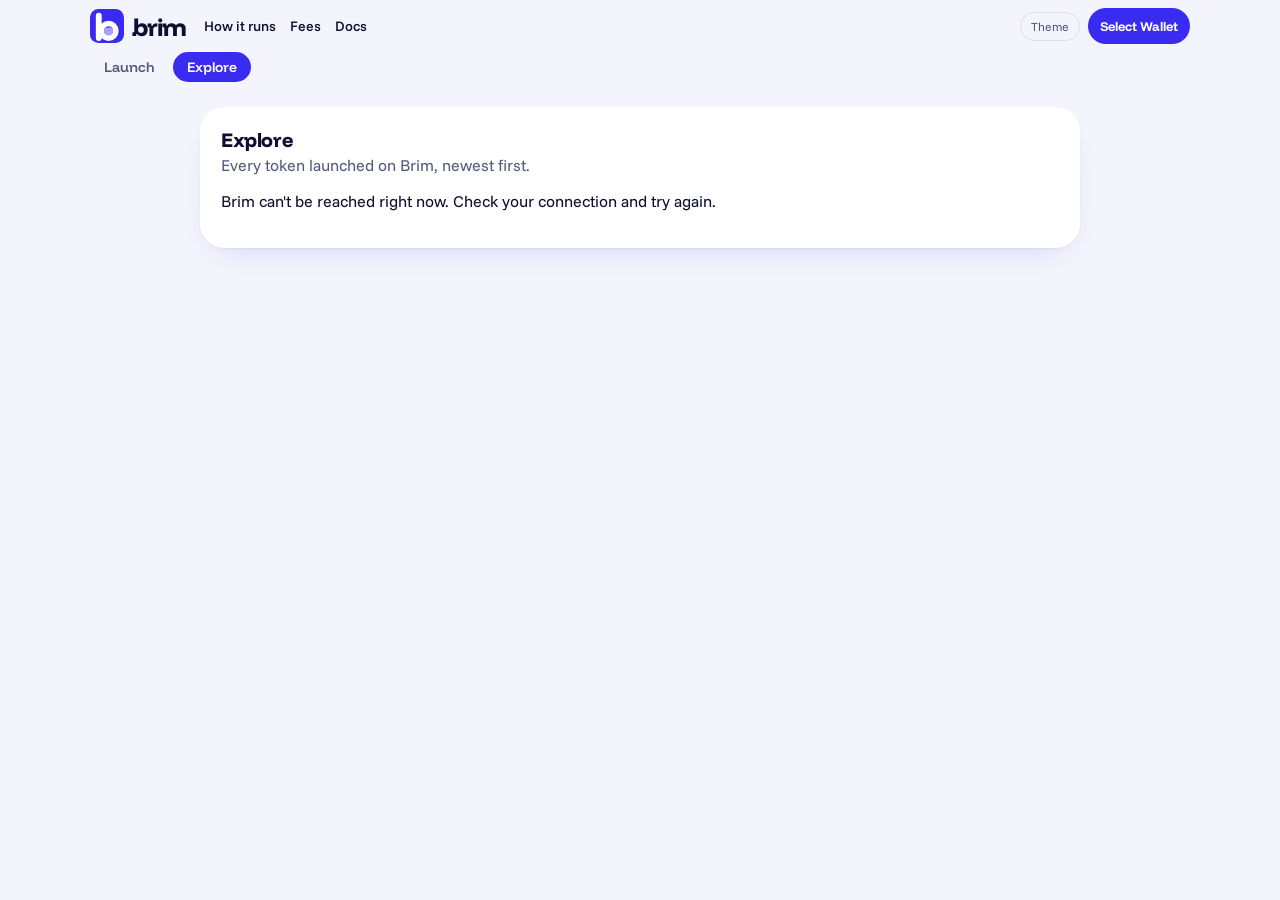
<file: app/explore/index.html>
<!doctype html>
<html lang="en">
<head>
<meta charset="utf-8">
<meta name="viewport" content="width=device-width, initial-scale=1">
<meta name="robots" content="noindex">
<title>Brim · Explore</title>
<script>location.replace("/app/" + location.search + "#/explore")</script>
<meta http-equiv="refresh" content="0; url=/app/#/explore">
</head>
<body><p><a href="/app/#/explore">Brim · Explore</a></p></body>
</html>
</file>
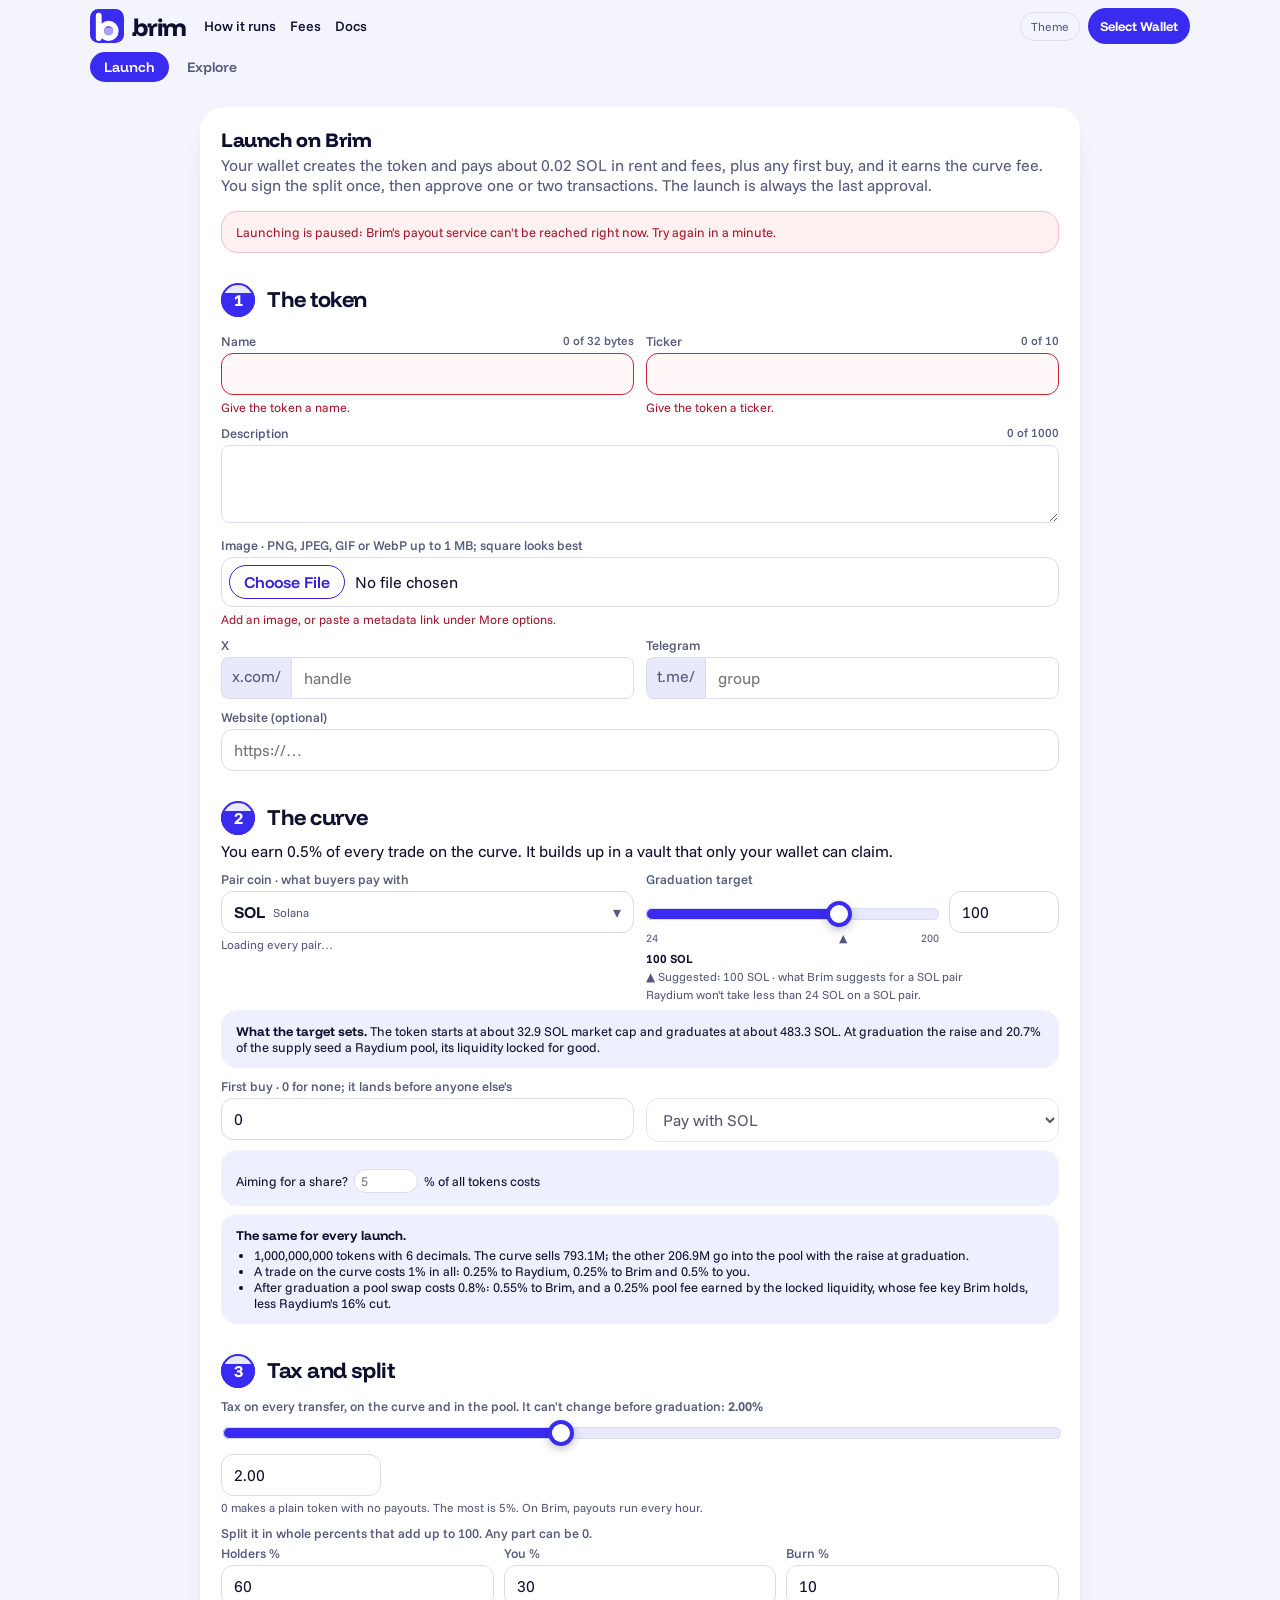
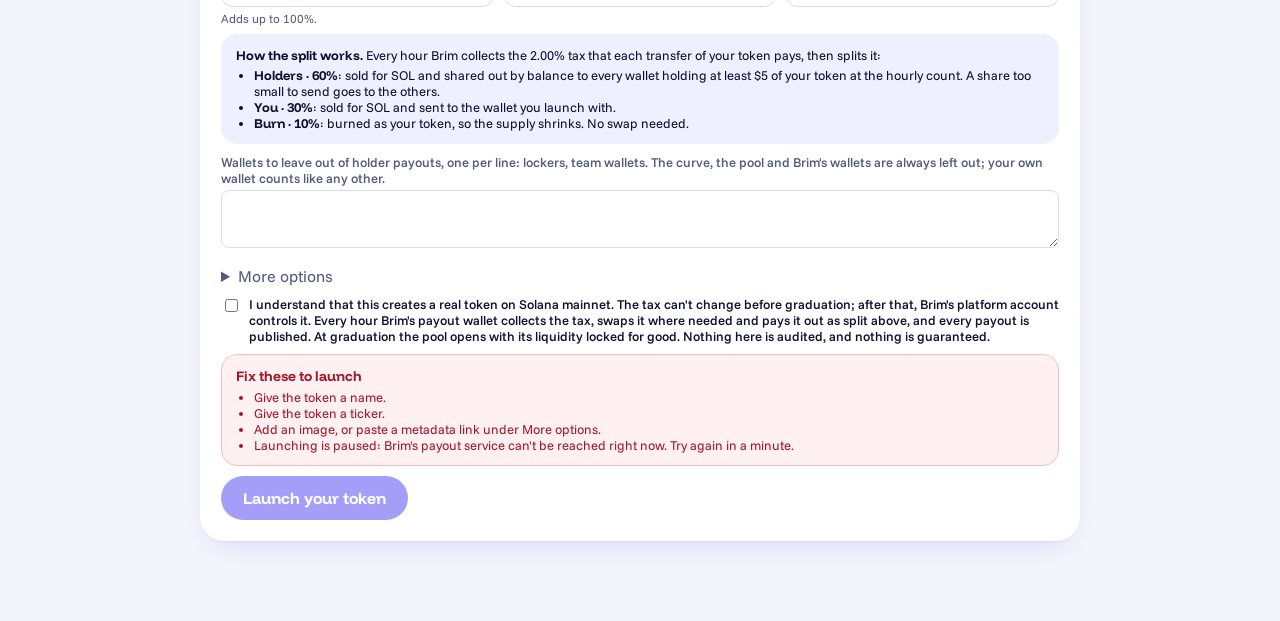
<file: app/launch/index.html>
<!doctype html>
<html lang="en">
<head>
<meta charset="utf-8">
<meta name="viewport" content="width=device-width, initial-scale=1">
<meta name="robots" content="noindex">
<title>Brim · Launch</title>
<script>location.replace("/app/" + location.search + "#/launch")</script>
<meta http-equiv="refresh" content="0; url=/app/#/launch">
</head>
<body><p><a href="/app/#/launch">Brim · Launch</a></p></body>
</html>
</file>
<file: app/x/C54Z85mI.css>
@import "https://fonts.googleapis.com/css2?family=DM+Sans:wght@400;500;700&display=swap";@font-face{font-family:Funnel Display Variable;font-style:normal;font-display:swap;font-weight:300 800;src:url(/app/x/DxkvHKaa.woff2)format("woff2-variations");unicode-range:U+100-2BA,U+2BD-2C5,U+2C7-2CC,U+2CE-2D7,U+2DD-2FF,U+304,U+308,U+329,U+1D00-1DBF,U+1E00-1E9F,U+1EF2-1EFF,U+2020,U+20A0-20AB,U+20AD-20C0,U+2113,U+2C60-2C7F,U+A720-A7FF}@font-face{font-family:Funnel Display Variable;font-style:normal;font-display:swap;font-weight:300 800;src:url(/app/x/h7i3A3FI.woff2)format("woff2-variations");unicode-range:U+??,U+131,U+152-153,U+2BB-2BC,U+2C6,U+2DA,U+2DC,U+304,U+308,U+329,U+2000-206F,U+20AC,U+2122,U+2191,U+2193,U+2212,U+2215,U+FEFF,U+FFFD}@font-face{font-family:Funnel Sans Variable;font-style:normal;font-display:swap;font-weight:300 800;src:url(/app/x/CStSwzyf.woff2)format("woff2-variations");unicode-range:U+100-2BA,U+2BD-2C5,U+2C7-2CC,U+2CE-2D7,U+2DD-2FF,U+304,U+308,U+329,U+1D00-1DBF,U+1E00-1E9F,U+1EF2-1EFF,U+2020,U+20A0-20AB,U+20AD-20C0,U+2113,U+2C60-2C7F,U+A720-A7FF}@font-face{font-family:Funnel Sans Variable;font-style:normal;font-display:swap;font-weight:300 800;src:url(/app/x/zzU05adE.woff2)format("woff2-variations");unicode-range:U+??,U+131,U+152-153,U+2BB-2BC,U+2C6,U+2DA,U+2DC,U+304,U+308,U+329,U+2000-206F,U+20AC,U+2122,U+2191,U+2193,U+2212,U+2215,U+FEFF,U+FFFD}@font-face{font-family:Geist Mono Variable;font-style:normal;font-display:swap;font-weight:100 900;src:url(/app/x/X_5orZeX.woff2)format("woff2-variations");unicode-range:U+460-52F,U+1C80-1C8A,U+20B4,U+2DE0-2DFF,U+A640-A69F,U+FE2E-FE2F}@font-face{font-family:Geist Mono Variable;font-style:normal;font-display:swap;font-weight:100 900;src:url(/app/x/DiZS0aHC.woff2)format("woff2-variations");unicode-range:U+301,U+400-45F,U+490-491,U+4B0-4B1,U+2116}@font-face{font-family:Geist Mono Variable;font-style:normal;font-display:swap;font-weight:100 900;src:url(/app/x/CO5SzqOn.woff2)format("woff2-variations");unicode-range:U+2000-2001,U+2004-2008,U+200A,U+23B8-23BD,U+2500-259F}@font-face{font-family:Geist Mono Variable;font-style:normal;font-display:swap;font-weight:100 900;src:url(/app/x/DadHysG0.woff2)format("woff2-variations");unicode-range:U+102-103,U+110-111,U+128-129,U+168-169,U+1A0-1A1,U+1AF-1B0,U+300-301,U+303-304,U+308-309,U+323,U+329,U+1EA0-1EF9,U+20AB}@font-face{font-family:Geist Mono Variable;font-style:normal;font-display:swap;font-weight:100 900;src:url(/app/x/Bwz-egvJ.woff2)format("woff2-variations");unicode-range:U+100-2BA,U+2BD-2C5,U+2C7-2CC,U+2CE-2D7,U+2DD-2FF,U+304,U+308,U+329,U+1D00-1DBF,U+1E00-1E9F,U+1EF2-1EFF,U+2020,U+20A0-20AB,U+20AD-20C0,U+2113,U+2C60-2C7F,U+A720-A7FF}@font-face{font-family:Geist Mono Variable;font-style:normal;font-display:swap;font-weight:100 900;src:url(/app/x/XN7g48iV.woff2)format("woff2-variations");unicode-range:U+??,U+131,U+152-153,U+2BB-2BC,U+2C6,U+2DA,U+2DC,U+304,U+308,U+329,U+2000-206F,U+20AC,U+2122,U+2191,U+2193,U+2212,U+2215,U+FEFF,U+FFFD}.wallet-adapter-button{color:#fff;cursor:pointer;background-color:#0000;border:none;border-radius:4px;align-items:center;height:48px;padding:0 24px;font-family:DM Sans,Roboto,Helvetica Neue,Helvetica,Arial,sans-serif;font-size:16px;font-weight:600;line-height:48px;display:flex}.wallet-adapter-button-trigger{background-color:#512da8}.wallet-adapter-button:not([disabled]):focus-visible{outline-color:#fff}.wallet-adapter-button:not([disabled]):hover{background-color:#1a1f2e}.wallet-adapter-button[disabled]{color:#999;cursor:not-allowed;background:#404144}.wallet-adapter-button-end-icon,.wallet-adapter-button-start-icon,.wallet-adapter-button-end-icon img,.wallet-adapter-button-start-icon img{justify-content:center;align-items:center;width:24px;height:24px;display:flex}.wallet-adapter-button-end-icon{margin-left:12px}.wallet-adapter-button-start-icon{margin-right:12px}.wallet-adapter-collapse{width:100%}.wallet-adapter-dropdown{display:inline-block;position:relative}.wallet-adapter-dropdown-list{z-index:99;grid-row-gap:10px;opacity:0;visibility:hidden;background:#2c2d30;border-radius:10px;grid-template-rows:1fr;margin:0;padding:10px;font-family:DM Sans,Roboto,Helvetica Neue,Helvetica,Arial,sans-serif;list-style:none;transition:opacity .2s,transform .2s,visibility .2s;display:grid;position:absolute;top:100%;right:0;box-shadow:0 8px 20px #0009}.wallet-adapter-dropdown-list-active{opacity:1;visibility:visible;transform:translateY(10px)}.wallet-adapter-dropdown-list-item{cursor:pointer;white-space:nowrap;box-sizing:border-box;color:#fff;border:none;border-radius:6px;outline:none;flex-direction:row;justify-content:center;align-items:center;width:100%;height:37px;padding:0 20px;font-size:14px;font-weight:600;display:flex}.wallet-adapter-dropdown-list-item:not([disabled]):hover{background-color:#1a1f2e}.wallet-adapter-modal-collapse-button svg{fill:#999;align-self:center}.wallet-adapter-modal-collapse-button.wallet-adapter-modal-collapse-button-active svg{transition:transform .15s ease-in;transform:rotate(180deg)}.wallet-adapter-modal{opacity:0;z-index:1040;background:#00000080;transition:opacity .15s linear;position:fixed;inset:0;overflow-y:auto}.wallet-adapter-modal.wallet-adapter-modal-fade-in{opacity:1}.wallet-adapter-modal-button-close{cursor:pointer;background:#1a1f2e;border:none;border-radius:50%;justify-content:center;align-items:center;padding:12px;display:flex;position:absolute;top:18px;right:18px}.wallet-adapter-modal-button-close:focus-visible{outline-color:#fff}.wallet-adapter-modal-button-close svg{fill:#777;transition:fill .2s}.wallet-adapter-modal-button-close:hover svg{fill:#fff}.wallet-adapter-modal-overlay{background:#00000080;position:fixed;inset:0}.wallet-adapter-modal-container{justify-content:center;align-items:center;min-height:calc(100vh - 6rem);margin:3rem;display:flex}@media (max-width:480px){.wallet-adapter-modal-container{min-height:calc(100vh - 2rem);margin:1rem}}.wallet-adapter-modal-wrapper{box-sizing:border-box;z-index:1050;background:#10141f;border-radius:10px;flex-direction:column;flex:1;align-items:center;max-width:400px;font-family:DM Sans,Roboto,Helvetica Neue,Helvetica,Arial,sans-serif;display:flex;position:relative;box-shadow:0 8px 20px #0009}.wallet-adapter-modal-wrapper .wallet-adapter-button{width:100%}.wallet-adapter-modal-title{text-align:center;color:#fff;margin:0;padding:64px 48px 48px;font-size:24px;font-weight:500;line-height:36px}@media (max-width:374px){.wallet-adapter-modal-title{font-size:18px}}.wallet-adapter-modal-list{width:100%;margin:0 0 12px;padding:0;list-style:none}.wallet-adapter-modal-list .wallet-adapter-button{border-radius:0;font-size:18px;font-weight:400}.wallet-adapter-modal-list .wallet-adapter-button-end-icon,.wallet-adapter-modal-list .wallet-adapter-button-start-icon,.wallet-adapter-modal-list .wallet-adapter-button-end-icon img,.wallet-adapter-modal-list .wallet-adapter-button-start-icon img{width:28px;height:28px}.wallet-adapter-modal-list .wallet-adapter-button span{opacity:.6;margin-left:auto;font-size:14px}.wallet-adapter-modal-list-more{cursor:pointer;color:#fff;background-color:#0000;border:none;align-self:flex-end;align-items:center;padding:12px 24px 24px 12px;display:flex}.wallet-adapter-modal-list-more svg{fill:#fff;margin-left:.5rem;transition:all .1s}.wallet-adapter-modal-list-more-icon-rotate{transform:rotate(180deg)}.wallet-adapter-modal-middle{box-sizing:border-box;flex-direction:column;align-items:center;width:100%;padding:0 24px 24px;display:flex}.wallet-adapter-modal-middle-button{cursor:pointer;color:#fff;background-color:#512da8;border:none;border-radius:8px;width:100%;margin-top:48px;padding:12px;font-size:18px;display:block}
</file>
